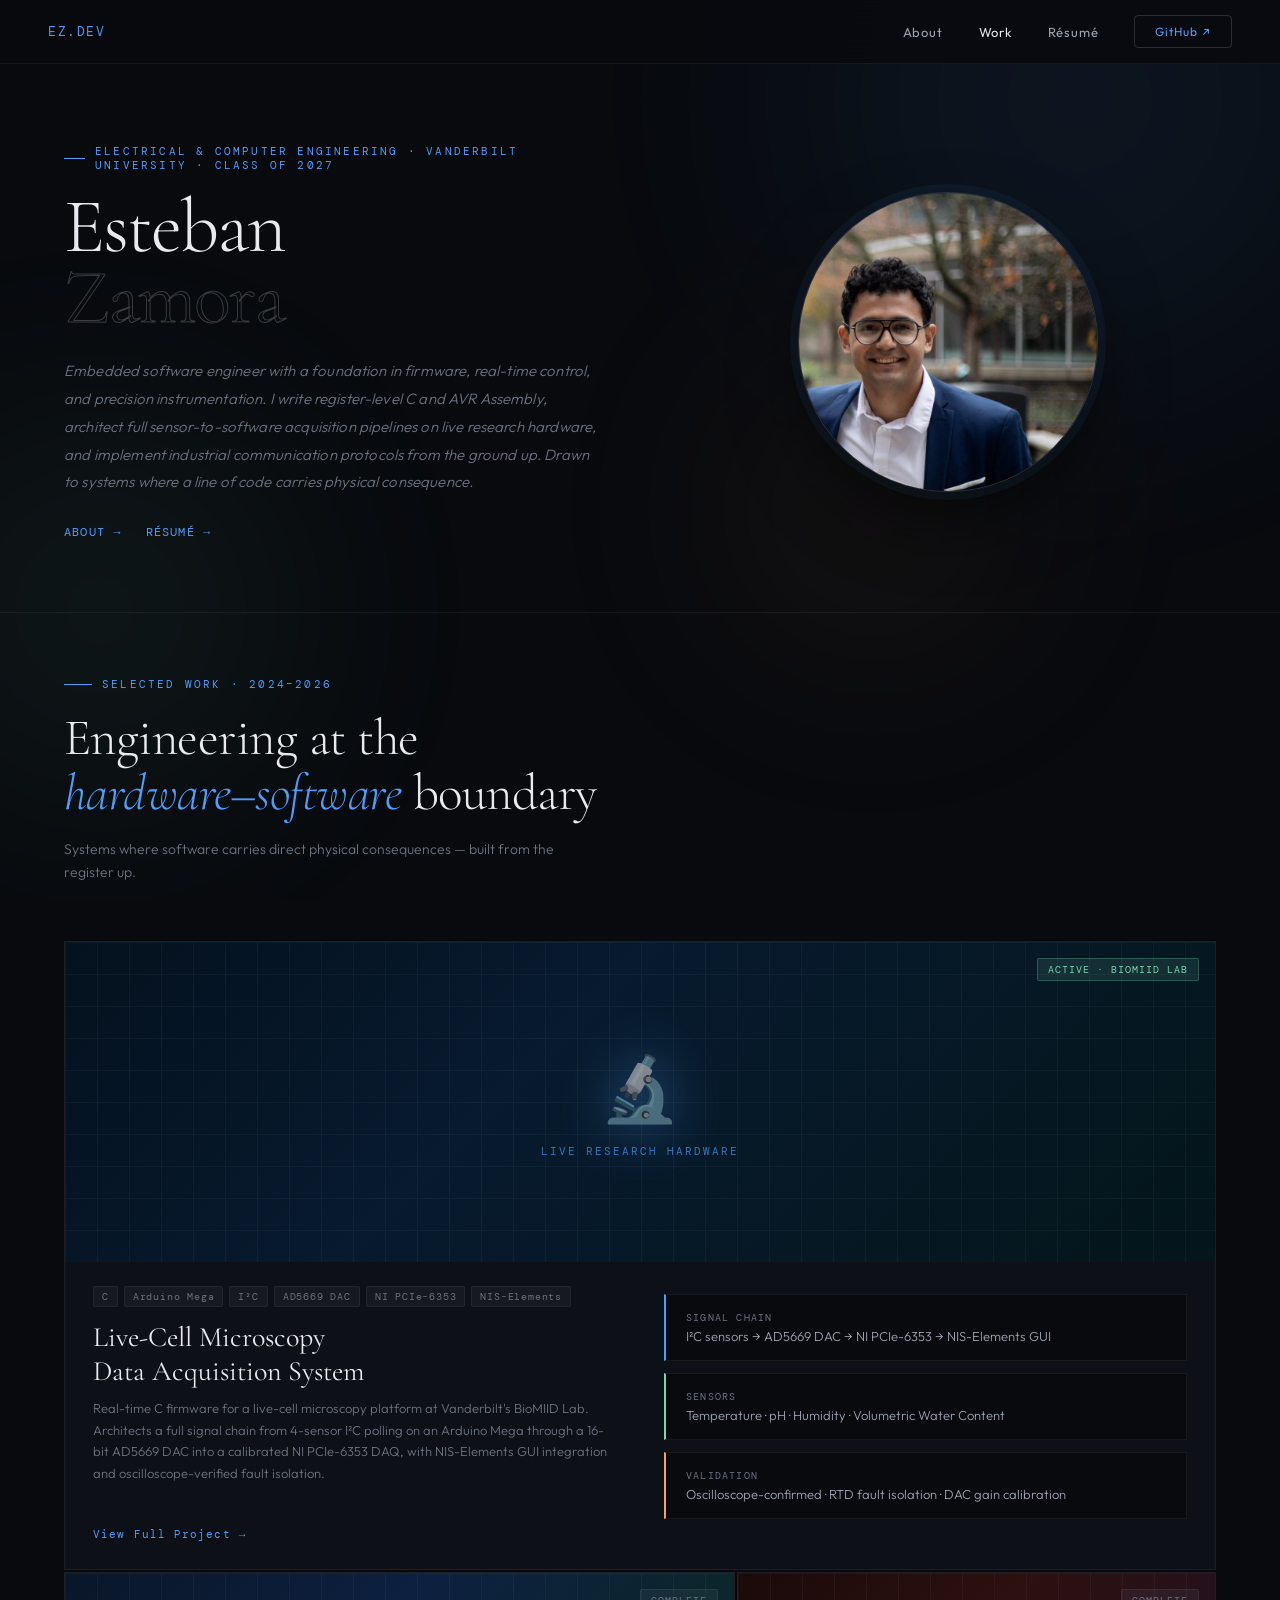
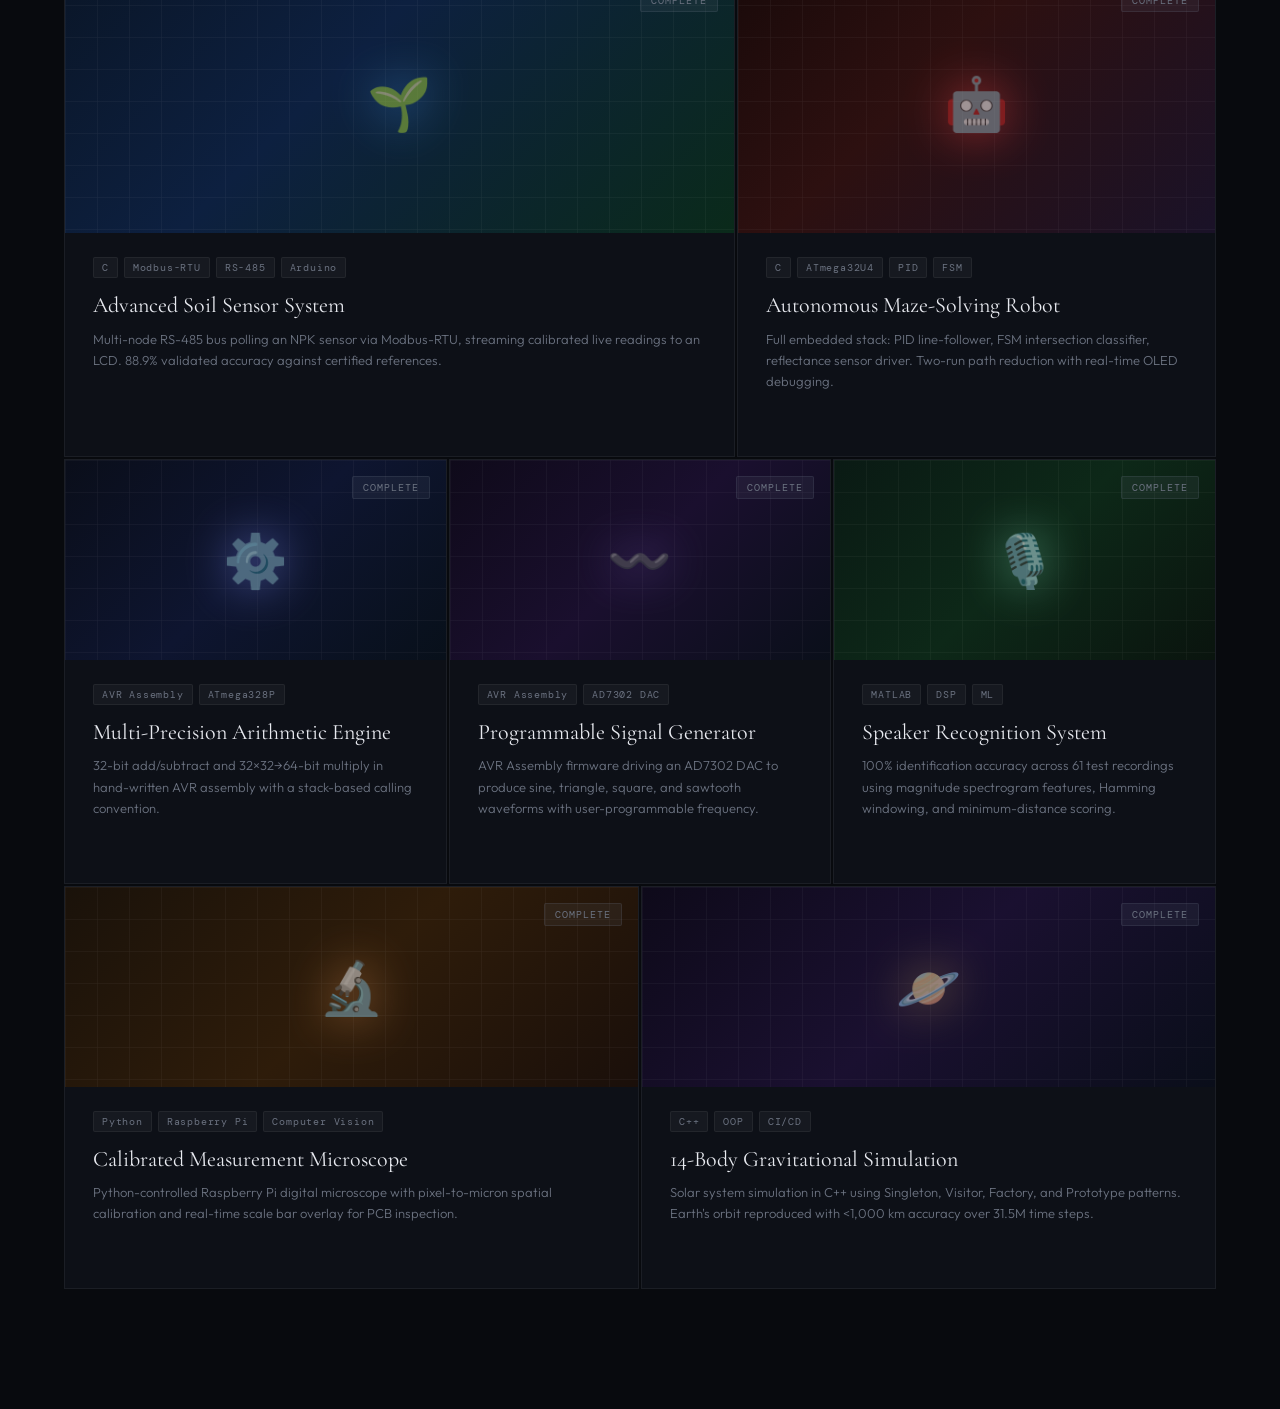
<file: index.html>
<!DOCTYPE html>
<html lang="en">
<head>
<meta charset="UTF-8">
<meta name="viewport" content="width=device-width, initial-scale=1.0">
<title>Esteban Zamora — Work</title>
<link rel="stylesheet" href="style.css">
<style>
  body { padding-top: 64px; }

  .identity {
    display: grid; grid-template-columns: 1fr 1fr;
    align-items: center; gap: 80px;
    padding: 80px 64px 72px;
    max-width: 1400px; margin: 0 auto;
    border-bottom: 1px solid var(--border);
    animation: fadeUp 0.7s ease forwards;
    position: relative; z-index: 1;
  }
  .identity-photo {
    display: flex; justify-content: center; align-items: center;
  }
  .photo-frame {
    width: 300px; height: 300px; border-radius: 50%; overflow: hidden;
    border: 1px solid var(--border-hover);
    box-shadow: 0 0 0 8px rgba(79,156,249,0.06), 0 32px 64px rgba(0,0,0,0.55);
  }
  .photo-frame img {
    width: 100%; height: 100%; object-fit: cover; object-position: center 10%;
    filter: grayscale(10%) contrast(1.05); transition: filter 0.4s;
  }
  .photo-frame:hover img { filter: grayscale(0%) contrast(1); }
  .identity-name {
    font-family: var(--font-display);
    font-size: clamp(52px,6vw,96px); font-weight: 300;
    line-height: 0.92; letter-spacing: -0.025em; margin-bottom: 24px;
  }
  .identity-name span { display: block; }
  .identity-name span:last-child {
    -webkit-text-stroke: 1px rgba(255,255,255,0.2); color: transparent;
  }
  .identity-bio {
    font-size: 15px; font-weight: 300; color: var(--text-muted);
    line-height: 1.85; margin-bottom: 28px;
    font-style: italic; letter-spacing: 0.01em;
  }
  .identity-links { display: flex; gap: 24px; }
  .id-link {
    font-family: var(--font-mono); font-size: 12px; letter-spacing: 0.1em;
    color: var(--accent); text-decoration: none; text-transform: uppercase;
    transition: opacity 0.2s;
  }
  .id-link:hover { opacity: 0.7; }

  .projects-wrap { padding:64px 64px 120px;max-width:1400px;margin:0 auto;position:relative;z-index:1; }
  .projects-header { margin-bottom:56px; }
  .projects-title { font-family:var(--font-display);font-size:clamp(36px,4vw,60px);font-weight:300;line-height:1.08;letter-spacing:-0.01em; }
  .projects-title em { font-style:italic;color:var(--accent); }
  .projects-sub { margin-top:16px;font-size:14px;font-weight:300;color:var(--text-muted);max-width:500px;line-height:1.7; }

  .projects-grid { display:grid;grid-template-columns:repeat(12,1fr);gap:2px; }
  .project-card {
    position:relative;background:var(--surface);border:1px solid var(--border);
    overflow:hidden;cursor:pointer;transition:border-color 0.3s,transform 0.3s;
    animation:fadeUp 0.6s ease forwards;opacity:0;
  }
  .project-card:hover { border-color:var(--border-hover);transform:translateY(-2px);z-index:2; }
  .project-card:nth-child(1){grid-column:span 12;animation-delay:0.02s;}
  .project-card:nth-child(2){grid-column:span 7;animation-delay:0.05s;}
  .project-card:nth-child(3){grid-column:span 5;animation-delay:0.1s;}
  .project-card:nth-child(4){grid-column:span 4;animation-delay:0.15s;}
  .project-card:nth-child(5){grid-column:span 4;animation-delay:0.2s;}
  .project-card:nth-child(6){grid-column:span 4;animation-delay:0.25s;}
  .project-card:nth-child(7){grid-column:span 6;animation-delay:0.3s;}
  .project-card:nth-child(8){grid-column:span 6;animation-delay:0.35s;}

  .card-visual { height:200px;position:relative;overflow:hidden;display:flex;align-items:center;justify-content:center; }
  .project-card:nth-child(1) .card-visual { height:320px; }
  .project-card:nth-child(2) .card-visual,.project-card:nth-child(3) .card-visual { height:260px; }
  .card-visual-bg { position:absolute;inset:0;transition:transform 0.5s ease; }
  .project-card:hover .card-visual-bg { transform:scale(1.04); }
  .card-v1{background:linear-gradient(135deg,#0a1628,#0d2040 40%,#0a2a1a);}
  .card-v2{background:linear-gradient(135deg,#1a0a0a,#2d1010 40%,#1a1228);}
  .card-v3{background:linear-gradient(135deg,#0a0e1a,#0e1530 50%,#08101a);}
  .card-v4{background:linear-gradient(135deg,#0f0a1a,#1a0f2e 50%,#0a0f1a);}
  .card-v5{background:linear-gradient(135deg,#0a1a14,#0d2818 50%,#0a140e);}
  .card-v6{background:linear-gradient(135deg,#1a120a,#2e1c0a 50%,#1a0f0a);}
  .card-v7{background:linear-gradient(135deg,#0e0a1a,#1a1030 50%,#0a0e1a);}
  .card-circuit { position:absolute;inset:0;z-index:1;opacity:0.07;background-image:linear-gradient(rgba(255,255,255,.5)1px,transparent 1px),linear-gradient(90deg,rgba(255,255,255,.5)1px,transparent 1px);background-size:32px 32px;transition:opacity 0.3s; }
  .project-card:hover .card-circuit { opacity:0.12; }
  .card-icon { position:relative;z-index:2;font-size:52px;opacity:0.55;filter:drop-shadow(0 0 24px currentColor);transition:opacity 0.3s,filter 0.3s; }
  .project-card:hover .card-icon { opacity:0.85;filter:drop-shadow(0 0 32px currentColor); }
  .card-status { position:absolute;top:16px;right:16px;z-index:3;font-family:var(--font-mono);font-size:10px;letter-spacing:0.1em;padding:4px 10px;border-radius:2px;text-transform:uppercase; }
  .status-active { background:rgba(125,211,176,0.12);color:var(--accent2);border:1px solid rgba(125,211,176,0.25); }
  .status-complete { background:rgba(107,114,128,0.12);color:var(--text-muted);border:1px solid rgba(107,114,128,0.2); }
  .card-body { padding:24px 28px 28px; }
  .card-tags { display:flex;flex-wrap:wrap;gap:6px;margin-bottom:14px; }
  .card-title { font-family:var(--font-display);font-size:22px;font-weight:400;line-height:1.2;margin-bottom:10px;transition:color 0.2s; }
  .project-card:hover .card-title { color:var(--accent); }
  .card-desc { font-size:13px;font-weight:300;color:var(--text-muted);line-height:1.65; }
  .card-arrow { display:inline-flex;align-items:center;gap:8px;margin-top:20px;font-family:var(--font-mono);font-size:11px;letter-spacing:0.1em;color:var(--accent);opacity:0;transform:translateX(-8px);transition:opacity 0.2s,transform 0.2s; }
  .project-card:hover .card-arrow { opacity:1;transform:translateX(0); }

  @media(max-width:900px){
    .identity{grid-template-columns:1fr;padding:48px 24px 40px;}
    .identity-cards{flex-direction:row;flex-wrap:wrap;}
    .projects-wrap{padding:48px 24px 80px;}
    .projects-grid{grid-template-columns:1fr 1fr;}
    .project-card:nth-child(n){grid-column:span 1;}
    .project-card:nth-child(1){grid-column:span 2;}
  }
</style>
</head>
<body>
<div class="bg-art"><div class="orb orb-1"></div><div class="orb orb-2"></div><div class="orb orb-3"></div></div>
<div class="progress-bar" id="progressBar"></div>

<nav>
  <a class="nav-logo" href="index.html">EZ.DEV</a>
  <div class="nav-links">
    <a href="about.html">About</a>
    <a href="index.html" class="active">Work</a>
    <a href="resume.pdf" target="_blank">Résumé</a>
    <a href="https://github.com/esteban-zamora" target="_blank" class="nav-cta">GitHub ↗</a>
  </div>
</nav>

<div class="identity">
  <div class="identity-text">
    <div class="eyebrow" style="margin-bottom:20px;">Electrical & Computer Engineering · Vanderbilt University · Class of 2027</div>
    <h1 class="identity-name"><span>Esteban</span><span>Zamora</span></h1>
    <p class="identity-bio">
      Embedded software engineer with a foundation in firmware, real-time control, and precision instrumentation. I write register-level C and AVR Assembly, architect full sensor-to-software acquisition pipelines on live research hardware, and implement industrial communication protocols from the ground up. Drawn to systems where a line of code carries physical consequence.
    </p>
    <div class="identity-links">
      <a href="about.html" class="id-link">About →</a>
      <a href="resume.pdf" target="_blank" class="id-link">Résumé →</a>
    </div>
  </div>
  <div class="identity-photo">
    <div class="photo-frame">
      <img src="esteban.jpg" alt="Esteban Zamora" />
    </div>
  </div>
</div>

<div class="projects-wrap">
  <div class="projects-header">
    <div class="eyebrow">Selected Work · 2024–2026</div>
    <h2 class="projects-title">Engineering at the<br><em>hardware–software</em> boundary</h2>
    <p class="projects-sub">Systems where software carries direct physical consequences — built from the register up.</p>
  </div>
  <div class="projects-grid">
    <div class="project-card biomiid-card" onclick="location.href='project-biomiid.html'">
      <div class="card-visual">
        <div class="card-visual-bg" style="background:linear-gradient(135deg,#04111e 0%,#071a2e 40%,#04161a 100%);"></div>
        <div class="card-circuit"></div>
        <div style="position:relative;z-index:2;display:flex;flex-direction:column;align-items:center;gap:16px;">
          <div style="font-size:64px;opacity:0.55;filter:drop-shadow(0 0 28px #4f9cf9);">🔬</div>
          <div style="font-family:var(--font-mono);font-size:11px;letter-spacing:0.18em;color:rgba(79,156,249,0.7);text-transform:uppercase;">Live Research Hardware</div>
        </div>
        <span class="card-status status-active">Active · BioMIID Lab</span>
      </div>
      <div class="card-body" style="display:grid;grid-template-columns:1fr 1fr;gap:0 48px;">
        <div>
          <div class="card-tags"><span class="tag">C</span><span class="tag">Arduino Mega</span><span class="tag">I²C</span><span class="tag">AD5669 DAC</span><span class="tag">NI PCIe-6353</span><span class="tag">NIS-Elements</span></div>
          <div class="card-title" style="font-size:28px;">Live-Cell Microscopy<br>Data Acquisition System</div>
          <div class="card-desc">Real-time C firmware for a live-cell microscopy platform at Vanderbilt's BioMIID Lab. Architects a full signal chain from 4-sensor I²C polling on an Arduino Mega through a 16-bit AD5669 DAC into a calibrated NI PCIe-6353 DAQ, with NIS-Elements GUI integration and oscilloscope-verified fault isolation.</div>
        </div>
        <div style="display:flex;flex-direction:column;justify-content:center;gap:12px;padding-top:8px;">
          <div style="padding:16px 20px;background:var(--bg);border:1px solid var(--border);border-left:2px solid var(--accent);">
            <div style="font-family:var(--font-mono);font-size:10px;letter-spacing:0.12em;color:var(--text-muted);text-transform:uppercase;margin-bottom:4px;">Signal Chain</div>
            <div style="font-size:13px;font-weight:300;color:var(--text-dim);">I²C sensors → AD5669 DAC → NI PCIe-6353 → NIS-Elements GUI</div>
          </div>
          <div style="padding:16px 20px;background:var(--bg);border:1px solid var(--border);border-left:2px solid var(--accent2);">
            <div style="font-family:var(--font-mono);font-size:10px;letter-spacing:0.12em;color:var(--text-muted);text-transform:uppercase;margin-bottom:4px;">Sensors</div>
            <div style="font-size:13px;font-weight:300;color:var(--text-dim);">Temperature · pH · Humidity · Volumetric Water Content</div>
          </div>
          <div style="padding:16px 20px;background:var(--bg);border:1px solid var(--border);border-left:2px solid var(--accent3);">
            <div style="font-family:var(--font-mono);font-size:10px;letter-spacing:0.12em;color:var(--text-muted);text-transform:uppercase;margin-bottom:4px;">Validation</div>
            <div style="font-size:13px;font-weight:300;color:var(--text-dim);">Oscilloscope-confirmed · RTD fault isolation · DAC gain calibration</div>
          </div>
        </div>
        <div class="card-arrow" style="opacity:1;transform:none;margin-top:8px;">View Full Project →</div>
      </div>
    </div>

    <div class="project-card" onclick="location.href='project-soil.html'">
      <div class="card-visual"><div class="card-visual-bg card-v1"></div><div class="card-circuit"></div><div class="card-icon" style="color:#4f9cf9;">🌱</div><span class="card-status status-complete">Complete</span></div>
      <div class="card-body"><div class="card-tags"><span class="tag">C</span><span class="tag">Modbus-RTU</span><span class="tag">RS-485</span><span class="tag">Arduino</span></div><div class="card-title">Advanced Soil Sensor System</div><div class="card-desc">Multi-node RS-485 bus polling an NPK sensor via Modbus-RTU, streaming calibrated live readings to an LCD. 88.9% validated accuracy against certified references.</div><div class="card-arrow">View Project →</div></div>
    </div>
    <div class="project-card" onclick="location.href='project-maze.html'">
      <div class="card-visual"><div class="card-visual-bg card-v2"></div><div class="card-circuit"></div><div class="card-icon" style="color:#ef4444;">🤖</div><span class="card-status status-complete">Complete</span></div>
      <div class="card-body"><div class="card-tags"><span class="tag">C</span><span class="tag">ATmega32U4</span><span class="tag">PID</span><span class="tag">FSM</span></div><div class="card-title">Autonomous Maze-Solving Robot</div><div class="card-desc">Full embedded stack: PID line-follower, FSM intersection classifier, reflectance sensor driver. Two-run path reduction with real-time OLED debugging.</div><div class="card-arrow">View Project →</div></div>
    </div>
    <div class="project-card" onclick="location.href='project-avr.html'">
      <div class="card-visual"><div class="card-visual-bg card-v3"></div><div class="card-circuit"></div><div class="card-icon" style="color:#818cf8;">⚙️</div><span class="card-status status-complete">Complete</span></div>
      <div class="card-body"><div class="card-tags"><span class="tag">AVR Assembly</span><span class="tag">ATmega328P</span></div><div class="card-title">Multi-Precision Arithmetic Engine</div><div class="card-desc">32-bit add/subtract and 32×32→64-bit multiply in hand-written AVR assembly with a stack-based calling convention.</div><div class="card-arrow">View Project →</div></div>
    </div>
    <div class="project-card" onclick="location.href='project-signal.html'">
      <div class="card-visual"><div class="card-visual-bg card-v4"></div><div class="card-circuit"></div><div class="card-icon" style="color:#a78bfa;">〰️</div><span class="card-status status-complete">Complete</span></div>
      <div class="card-body"><div class="card-tags"><span class="tag">AVR Assembly</span><span class="tag">AD7302 DAC</span></div><div class="card-title">Programmable Signal Generator</div><div class="card-desc">AVR Assembly firmware driving an AD7302 DAC to produce sine, triangle, square, and sawtooth waveforms with user-programmable frequency.</div><div class="card-arrow">View Project →</div></div>
    </div>
    <div class="project-card" onclick="location.href='project-speaker.html'">
      <div class="card-visual"><div class="card-visual-bg card-v5"></div><div class="card-circuit"></div><div class="card-icon" style="color:#7dd3b0;">🎙️</div><span class="card-status status-complete">Complete</span></div>
      <div class="card-body"><div class="card-tags"><span class="tag">MATLAB</span><span class="tag">DSP</span><span class="tag">ML</span></div><div class="card-title">Speaker Recognition System</div><div class="card-desc">100% identification accuracy across 61 test recordings using magnitude spectrogram features, Hamming windowing, and minimum-distance scoring.</div><div class="card-arrow">View Project →</div></div>
    </div>
    <div class="project-card" onclick="location.href='project-microscope.html'">
      <div class="card-visual"><div class="card-visual-bg card-v6"></div><div class="card-circuit"></div><div class="card-icon" style="color:#f4a261;">🔬</div><span class="card-status status-complete">Complete</span></div>
      <div class="card-body"><div class="card-tags"><span class="tag">Python</span><span class="tag">Raspberry Pi</span><span class="tag">Computer Vision</span></div><div class="card-title">Calibrated Measurement Microscope</div><div class="card-desc">Python-controlled Raspberry Pi digital microscope with pixel-to-micron spatial calibration and real-time scale bar overlay for PCB inspection.</div><div class="card-arrow">View Project →</div></div>
    </div>
    <div class="project-card" onclick="location.href='project-gravity.html'">
      <div class="card-visual"><div class="card-visual-bg card-v7"></div><div class="card-circuit"></div><div class="card-icon" style="color:#c9a84c;">🪐</div><span class="card-status status-complete">Complete</span></div>
      <div class="card-body"><div class="card-tags"><span class="tag">C++</span><span class="tag">OOP</span><span class="tag">CI/CD</span></div><div class="card-title">14-Body Gravitational Simulation</div><div class="card-desc">Solar system simulation in C++ using Singleton, Visitor, Factory, and Prototype patterns. Earth's orbit reproduced with &lt;1,000 km accuracy over 31.5M time steps.</div><div class="card-arrow">View Project →</div></div>
    </div>
  </div>
</div>

<script>
window.addEventListener('scroll',()=>{
  const p=document.getElementById('progressBar');
  p.style.width=Math.min((window.scrollY/(document.body.scrollHeight-window.innerHeight))*100,100)+'%';
});
</script>
</body>
</html>
</file>
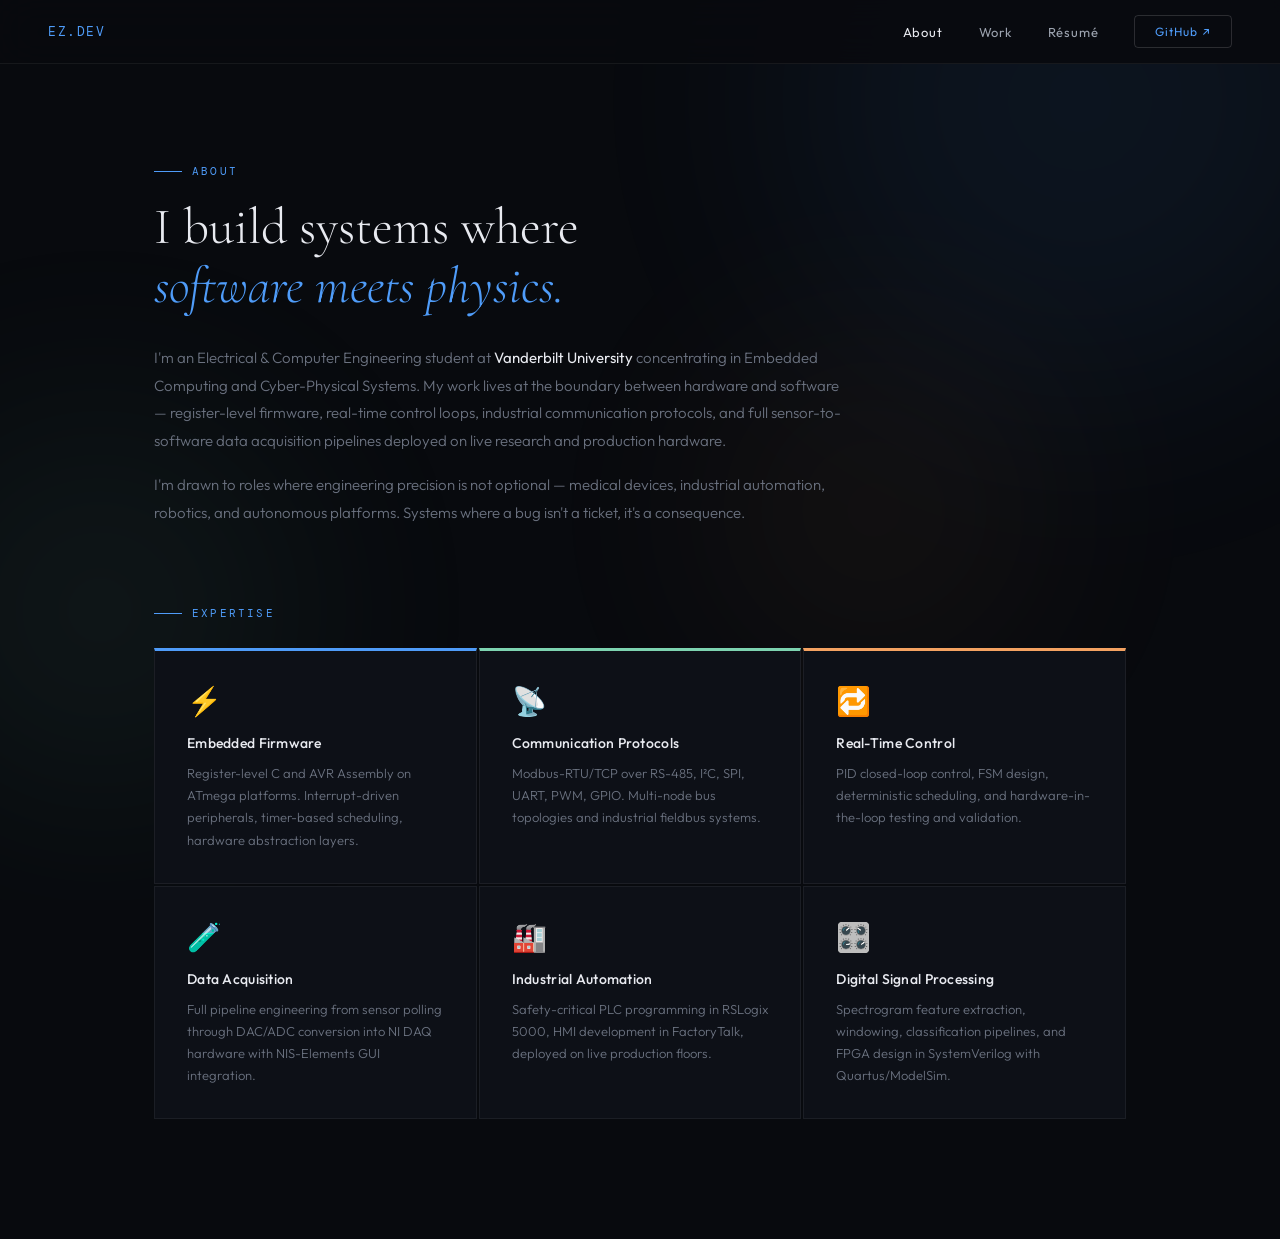
<file: About.html>
<!DOCTYPE html>
<html lang="en">
<head>
<meta charset="UTF-8">
<meta name="viewport" content="width=device-width, initial-scale=1.0">
<title>Esteban Zamora — About</title>
<link rel="stylesheet" href="style.css">
<style>
  body { padding-top: 64px; }
  .about-wrap { max-width:1100px;margin:0 auto;padding:100px 64px 120px;position:relative;z-index:1; }

  .bio-section { margin-bottom:80px;animation:fadeUp 0.7s ease forwards; }
  .about-headline { font-family:var(--font-display);font-size:clamp(32px,4vw,56px);font-weight:300;line-height:1.15;margin-bottom:28px; }
  .about-headline em { font-style:italic;color:var(--accent); }
  .about-p { font-size:15px;font-weight:300;color:var(--text-muted);max-width:700px;line-height:1.85;margin-bottom:16px; }
  .about-p strong { color:var(--text);font-weight:400; }

  .expertise-section { margin-bottom:0;animation:fadeUp 0.8s ease 0.1s forwards;opacity:0; }
  .expertise-grid { display:grid;grid-template-columns:repeat(3,1fr);gap:2px; }
  .expertise-card { padding:32px;background:var(--surface);border:1px solid var(--border); }
  .expertise-icon { font-size:28px;margin-bottom:16px; }
  .expertise-title { font-size:14px;font-weight:500;margin-bottom:10px;letter-spacing:0.02em; }
  .expertise-desc { font-size:13px;font-weight:300;color:var(--text-muted);line-height:1.7; }

  @media(max-width:900px){
    .about-wrap{padding:60px 24px 80px;}
    .expertise-grid{grid-template-columns:1fr 1fr;}
  }
  @media(max-width:600px){
    .expertise-grid{grid-template-columns:1fr;}
  }
</style>
</head>
<body>
<div class="bg-art"><div class="orb orb-1"></div><div class="orb orb-2"></div><div class="orb orb-3"></div></div>
<div class="progress-bar" id="progressBar"></div>

<nav>
  <a class="nav-logo" href="index.html">EZ.DEV</a>
  <div class="nav-links">
    <a href="about.html" class="active">About</a>
    <a href="index.html">Work</a>
    <a href="resume.pdf" target="_blank">Résumé</a>
    <a href="https://github.com/esteban-zamora" target="_blank" class="nav-cta">GitHub ↗</a>
  </div>
</nav>

<div class="about-wrap">

  <div class="bio-section">
    <div class="eyebrow">About</div>
    <h1 class="about-headline">I build systems where<br><em>software meets physics.</em></h1>
    <p class="about-p">I'm an Electrical &amp; Computer Engineering student at <strong>Vanderbilt University</strong> concentrating in Embedded Computing and Cyber-Physical Systems. My work lives at the boundary between hardware and software — register-level firmware, real-time control loops, industrial communication protocols, and full sensor-to-software data acquisition pipelines deployed on live research and production hardware.</p>
    <p class="about-p">I'm drawn to roles where engineering precision is not optional — medical devices, industrial automation, robotics, and autonomous platforms. Systems where a bug isn't a ticket, it's a consequence.</p>
  </div>

  <div class="expertise-section">
    <div class="eyebrow" style="margin-bottom:28px;">Expertise</div>
    <div class="expertise-grid">
      <div class="expertise-card" style="border-top:3px solid var(--accent);">
        <div class="expertise-icon">⚡</div>
        <div class="expertise-title">Embedded Firmware</div>
        <div class="expertise-desc">Register-level C and AVR Assembly on ATmega platforms. Interrupt-driven peripherals, timer-based scheduling, hardware abstraction layers.</div>
      </div>
      <div class="expertise-card" style="border-top:3px solid var(--accent2);">
        <div class="expertise-icon">📡</div>
        <div class="expertise-title">Communication Protocols</div>
        <div class="expertise-desc">Modbus-RTU/TCP over RS-485, I²C, SPI, UART, PWM, GPIO. Multi-node bus topologies and industrial fieldbus systems.</div>
      </div>
      <div class="expertise-card" style="border-top:3px solid var(--accent3);">
        <div class="expertise-icon">🔁</div>
        <div class="expertise-title">Real-Time Control</div>
        <div class="expertise-desc">PID closed-loop control, FSM design, deterministic scheduling, and hardware-in-the-loop testing and validation.</div>
      </div>
      <div class="expertise-card">
        <div class="expertise-icon">🧪</div>
        <div class="expertise-title">Data Acquisition</div>
        <div class="expertise-desc">Full pipeline engineering from sensor polling through DAC/ADC conversion into NI DAQ hardware with NIS-Elements GUI integration.</div>
      </div>
      <div class="expertise-card">
        <div class="expertise-icon">🏭</div>
        <div class="expertise-title">Industrial Automation</div>
        <div class="expertise-desc">Safety-critical PLC programming in RSLogix 5000, HMI development in FactoryTalk, deployed on live production floors.</div>
      </div>
      <div class="expertise-card">
        <div class="expertise-icon">🎛️</div>
        <div class="expertise-title">Digital Signal Processing</div>
        <div class="expertise-desc">Spectrogram feature extraction, windowing, classification pipelines, and FPGA design in SystemVerilog with Quartus/ModelSim.</div>
      </div>
    </div>
  </div>

</div>

<script>
window.addEventListener('scroll',()=>{
  const p=document.getElementById('progressBar');
  p.style.width=Math.min((window.scrollY/(document.body.scrollHeight-window.innerHeight))*100,100)+'%';
});
</script>
</body>
</html>
</file>
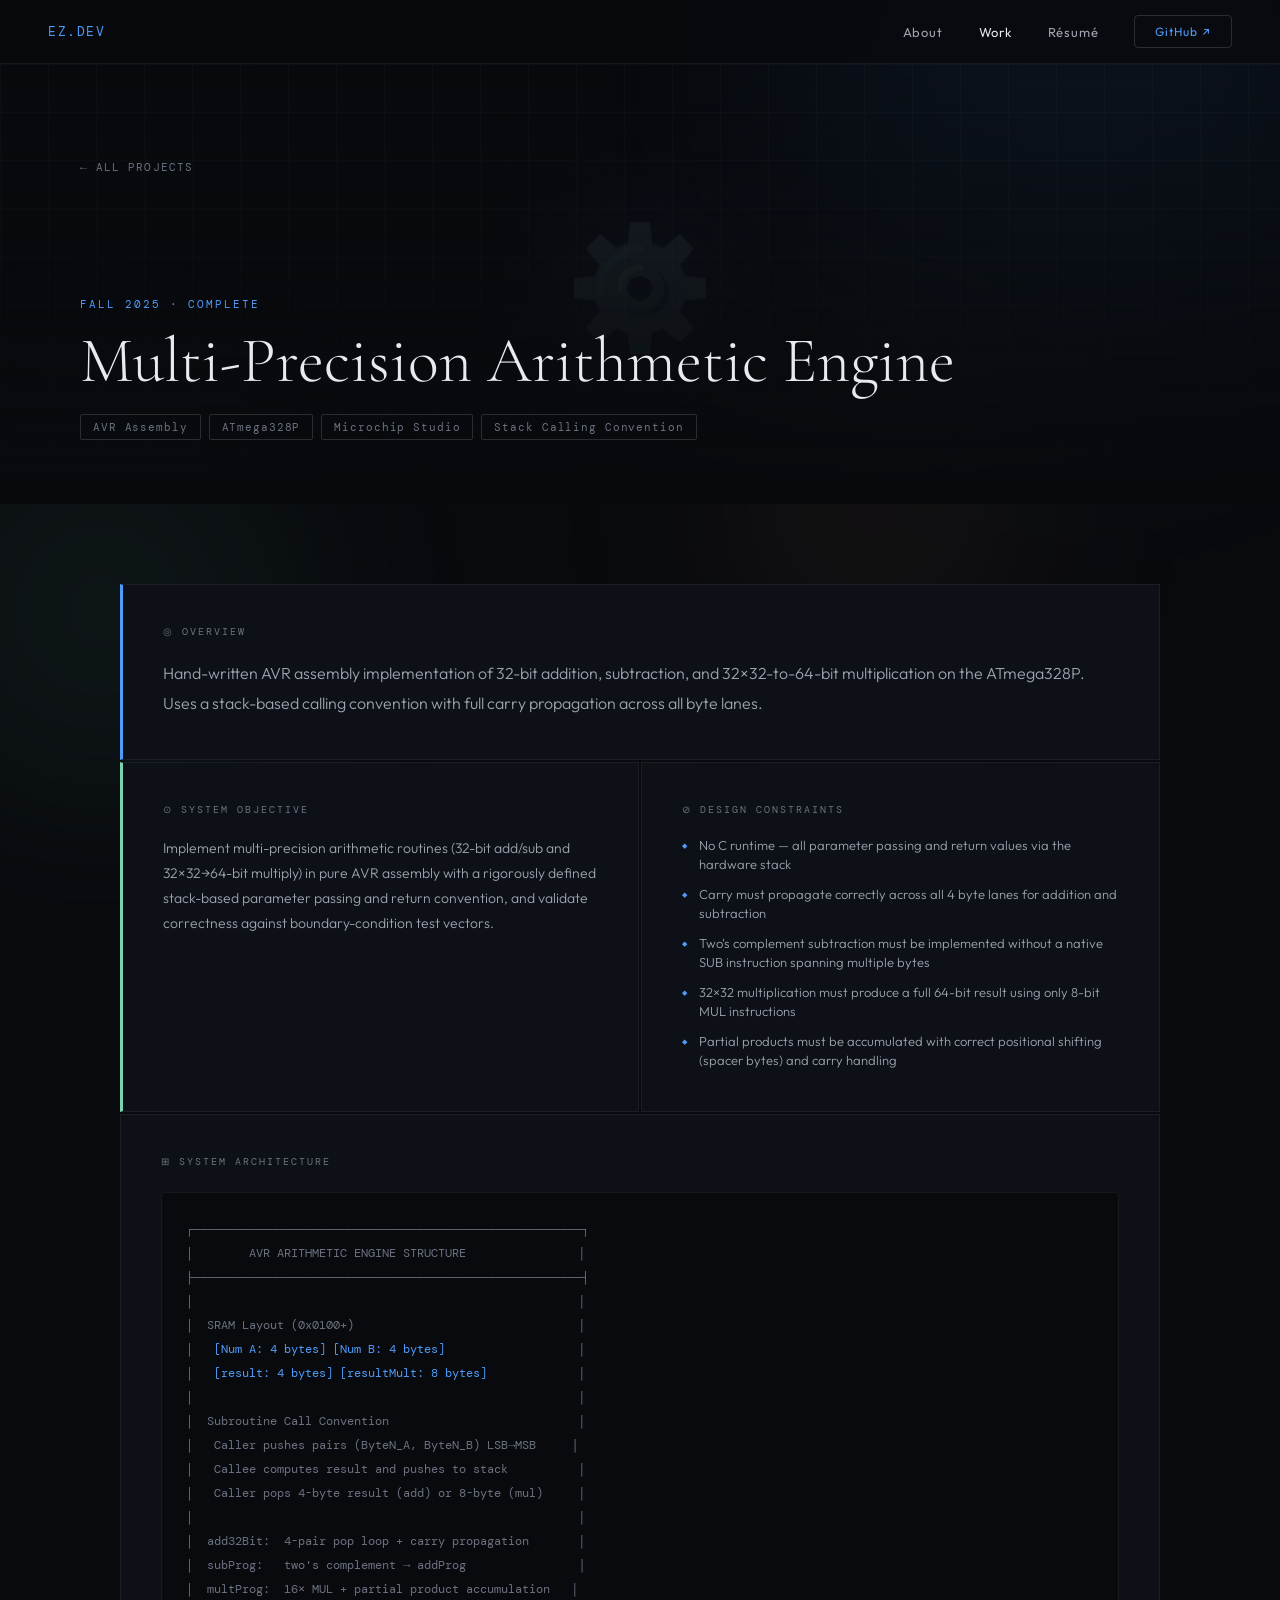
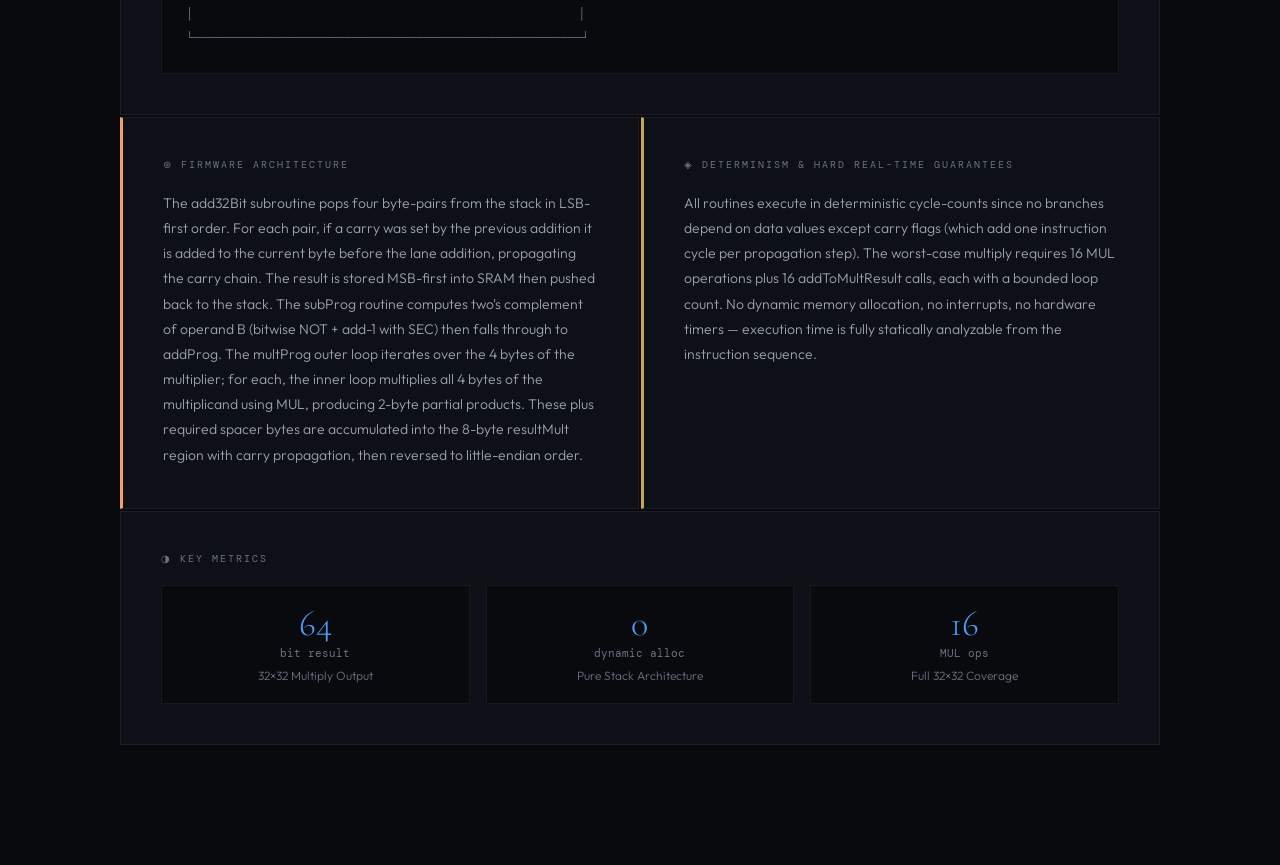
<file: Project avr.html>
<!DOCTYPE html>
<html lang="en">
<head>
<meta charset="UTF-8">
<meta name="viewport" content="width=device-width, initial-scale=1.0">
<title>Esteban Zamora — Multi-Precision Arithmetic Engine</title>
<link rel="stylesheet" href="style.css">
<link rel="stylesheet" href="project-detail.css">
</head>
<body>
<div class="bg-art"><div class="orb orb-1"></div><div class="orb orb-2"></div><div class="orb orb-3"></div></div>
<div class="progress-bar" id="progressBar"></div>
<nav>
  <a class="nav-logo" href="index.html">EZ.DEV</a>
  <div class="nav-links">
    <a href="about.html">About</a>
    <a href="index.html" class="active">Work</a>
    <a href="resume.pdf" target="_blank">Résumé</a>
    <a href="https://github.com/esteban-zamora" target="_blank" class="nav-cta">GitHub ↗</a>
  </div>
</nav>
<div class="detail-hero">
  <div class="detail-hero-bg card-v3">
    <div style="position:absolute;inset:0;display:flex;align-items:center;justify-content:center;font-size:120px;opacity:0.18;filter:drop-shadow(0 0 60px #818cf8)">⚙️</div>
    <div style="position:absolute;inset:0;opacity:0.05;background-image:linear-gradient(rgba(255,255,255,.5)1px,transparent 1px),linear-gradient(90deg,rgba(255,255,255,.5)1px,transparent 1px);background-size:48px 48px;"></div>
  </div>
  <div class="detail-hero-overlay"></div>
  <a class="detail-back" href="index.html">← All Projects</a>
  <div class="detail-hero-content">
    <div class="detail-eyebrow">Fall 2025 · Complete</div>
    <h1 class="detail-title">Multi-Precision Arithmetic Engine</h1>
    <div class="detail-tags"><span class="detail-tag">AVR Assembly</span><span class="detail-tag">ATmega328P</span><span class="detail-tag">Microchip Studio</span><span class="detail-tag">Stack Calling Convention</span></div>
  </div>
</div>
<div class="detail-body">
  <div class="detail-grid">
    <div class="detail-section full ab">
      <div class="slabel">◎ Overview</div>
      <p class="stext" style="font-size:16px;line-height:1.9;">Hand-written AVR assembly implementation of 32-bit addition, subtraction, and 32×32-to-64-bit multiplication on the ATmega328P. Uses a stack-based calling convention with full carry propagation across all byte lanes.</p>
    </div>
  </div>
  <div style="margin-top:2px;" class="detail-grid">
    <div class="detail-section ab2">
      <div class="slabel">⊙ System Objective</div>
      <p class="stext">Implement multi-precision arithmetic routines (32-bit add/sub and 32×32→64-bit multiply) in pure AVR assembly with a rigorously defined stack-based parameter passing and return convention, and validate correctness against boundary-condition test vectors.</p>
    </div>
    <div class="detail-section">
      <div class="slabel">⊘ Design Constraints</div>
      <div class="spec-list"><div class="spec-item">No C runtime — all parameter passing and return values via the hardware stack</div><div class="spec-item">Carry must propagate correctly across all 4 byte lanes for addition and subtraction</div><div class="spec-item">Two's complement subtraction must be implemented without a native SUB instruction spanning multiple bytes</div><div class="spec-item">32×32 multiplication must produce a full 64-bit result using only 8-bit MUL instructions</div><div class="spec-item">Partial products must be accumulated with correct positional shifting (spacer bytes) and carry handling</div></div>
    </div>
  </div>
  <div style="margin-top:2px;">
    <div class="detail-section full">
      <div class="slabel">⊞ System Architecture</div>
      <div class="arch-diagram">┌──────────────────────────────────────────────────────┐
│        AVR ARITHMETIC ENGINE STRUCTURE                │
├──────────────────────────────────────────────────────┤
│                                                       │
│  SRAM Layout (0x0100+)                                │
│   <span class="ah">[Num A: 4 bytes]</span> <span class="ah">[Num B: 4 bytes]</span>                   │
│   <span class="ah">[result: 4 bytes]</span> <span class="ah">[resultMult: 8 bytes]</span>             │
│                                                       │
│  Subroutine Call Convention                           │
│   Caller pushes pairs (ByteN_A, ByteN_B) LSB→MSB     │
│   Callee computes result and pushes to stack          │
│   Caller pops 4-byte result (add) or 8-byte (mul)     │
│                                                       │
│  add32Bit:  4-pair pop loop + carry propagation       │
│  subProg:   two's complement → addProg                │
│  multProg:  16× MUL + partial product accumulation   │
│                                                       │
└──────────────────────────────────────────────────────┘</div>
    </div>
  </div>
  <div style="margin-top:2px;" class="detail-grid">
    <div class="detail-section ab3">
      <div class="slabel">⊛ Firmware Architecture</div>
      <p class="stext">The add32Bit subroutine pops four byte-pairs from the stack in LSB-first order. For each pair, if a carry was set by the previous addition it is added to the current byte before the lane addition, propagating the carry chain. The result is stored MSB-first into SRAM then pushed back to the stack. The subProg routine computes two's complement of operand B (bitwise NOT + add-1 with SEC) then falls through to addProg. The multProg outer loop iterates over the 4 bytes of the multiplier; for each, the inner loop multiplies all 4 bytes of the multiplicand using MUL, producing 2-byte partial products. These plus required spacer bytes are accumulated into the 8-byte resultMult region with carry propagation, then reversed to little-endian order.</p>
    </div>
    <div class="detail-section abg">
      <div class="slabel">◈ Determinism &amp; Hard Real-Time Guarantees</div>
      <p class="stext">All routines execute in deterministic cycle-counts since no branches depend on data values except carry flags (which add one instruction cycle per propagation step). The worst-case multiply requires 16 MUL operations plus 16 addToMultResult calls, each with a bounded loop count. No dynamic memory allocation, no interrupts, no hardware timers — execution time is fully statically analyzable from the instruction sequence.</p>
    </div>
  </div>
  <div style="margin-top:2px;">
    <div class="detail-section full">
      <div class="slabel">◑ Key Metrics</div>
      <div class="metric-grid"><div class="metric-card">
      <div class="metric-val">64</div>
      <div class="metric-unit">bit result</div>
      <div class="metric-desc">32×32 Multiply Output</div>
    </div><div class="metric-card">
      <div class="metric-val">0</div>
      <div class="metric-unit">dynamic alloc</div>
      <div class="metric-desc">Pure Stack Architecture</div>
    </div><div class="metric-card">
      <div class="metric-val">16</div>
      <div class="metric-unit">MUL ops</div>
      <div class="metric-desc">Full 32×32 Coverage</div>
    </div></div>
    </div>
  </div>
</div>
<script>
window.addEventListener('scroll',()=>{
  const p=document.getElementById('progressBar');
  p.style.width=Math.min((window.scrollY/(document.body.scrollHeight-window.innerHeight))*100,100)+'%';
});
</script>
</body>
</html>
</file>
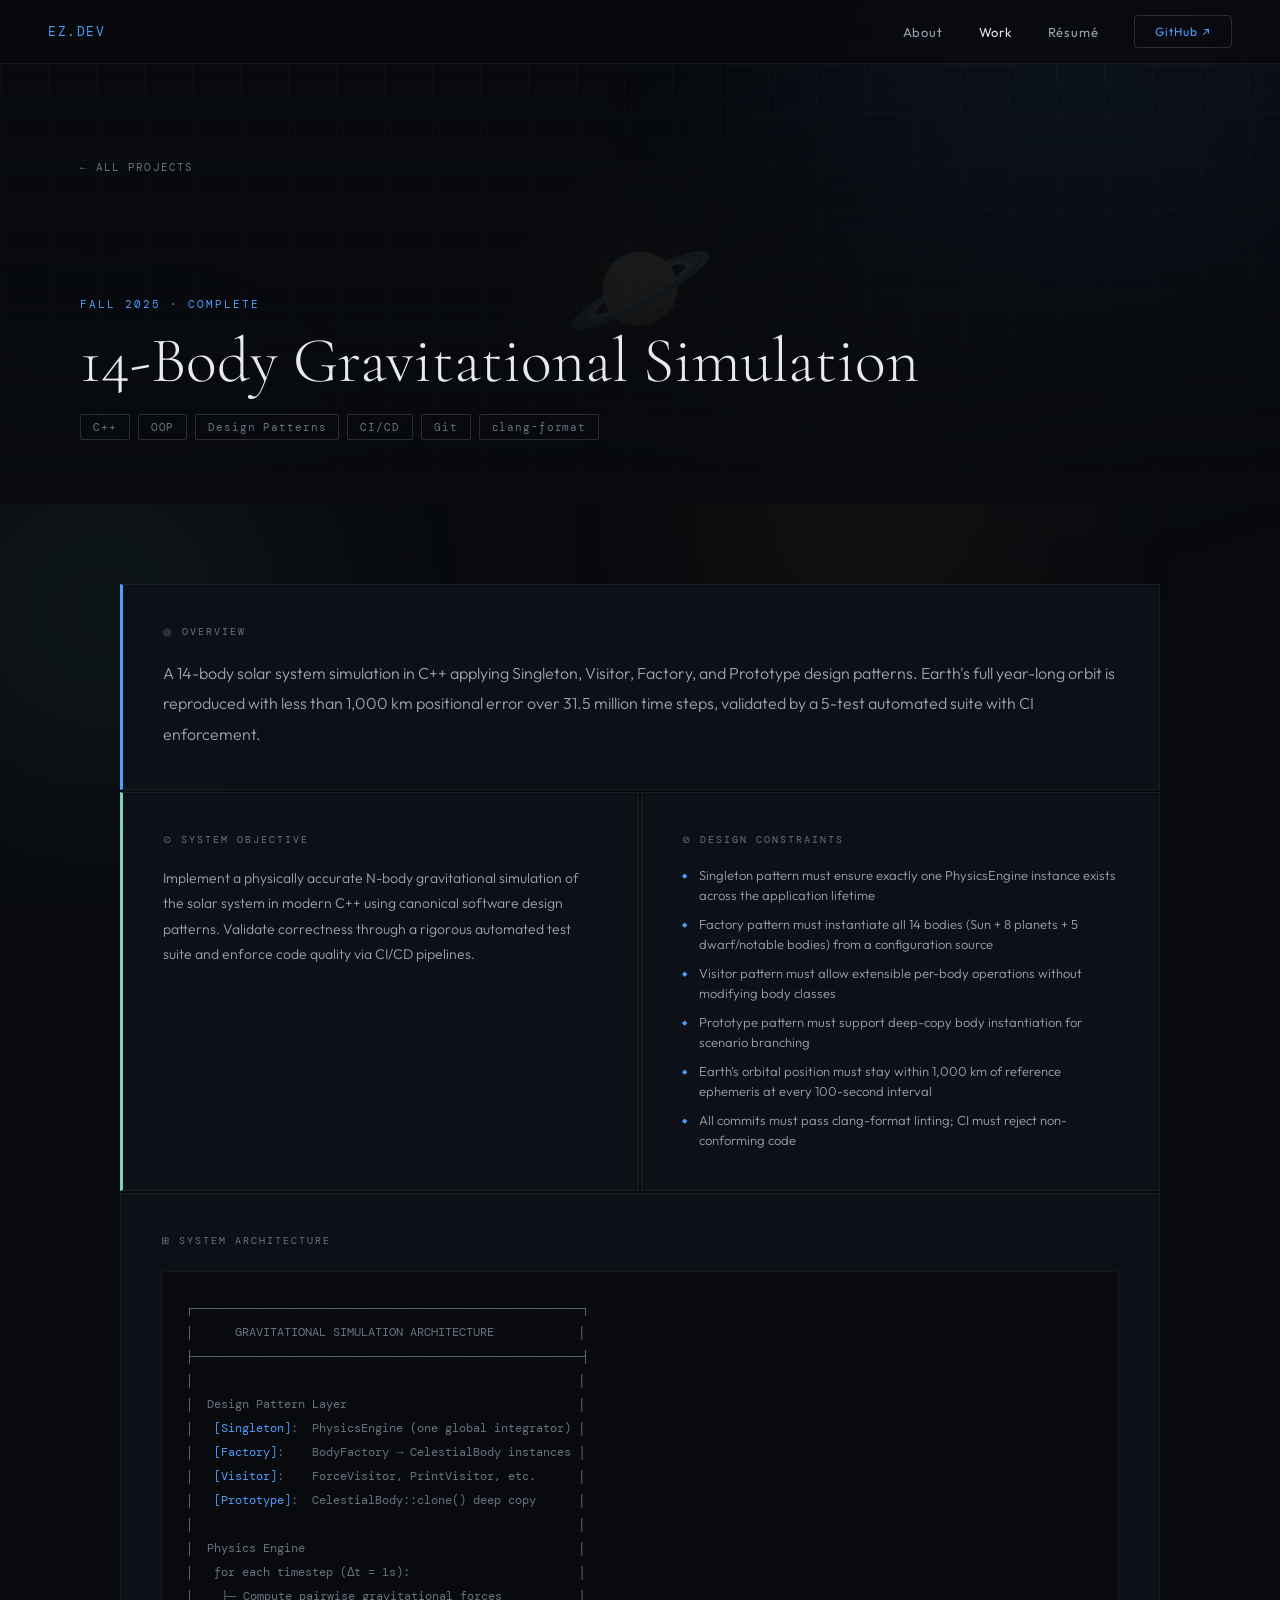
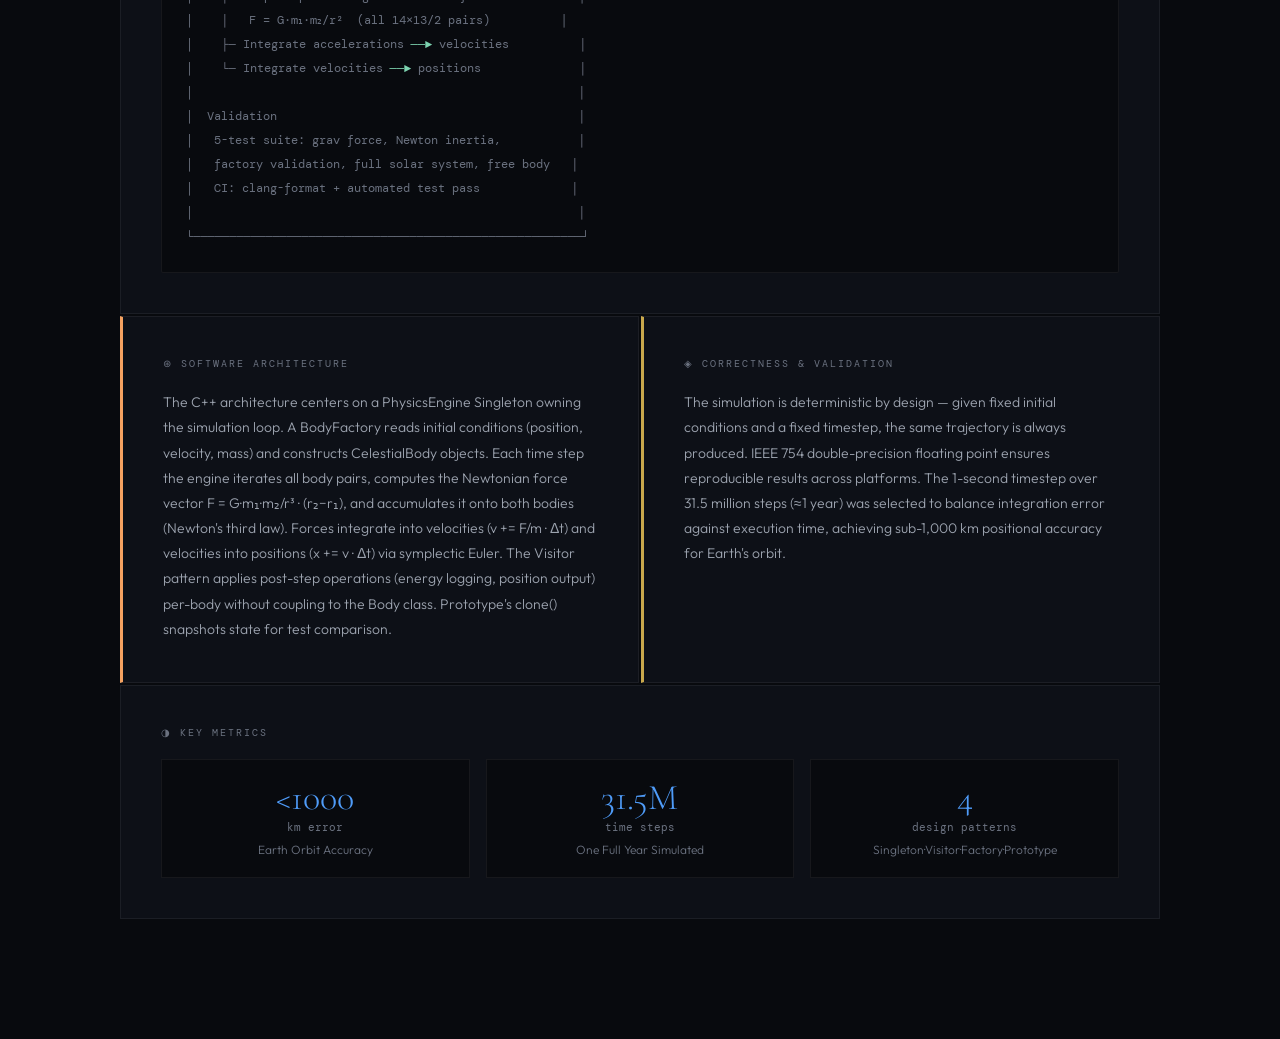
<file: Project gravity.html>
<!DOCTYPE html>
<html lang="en">
<head>
<meta charset="UTF-8">
<meta name="viewport" content="width=device-width, initial-scale=1.0">
<title>Esteban Zamora — 14-Body Gravitational Simulation</title>
<link rel="stylesheet" href="style.css">
<link rel="stylesheet" href="project-detail.css">
</head>
<body>
<div class="bg-art"><div class="orb orb-1"></div><div class="orb orb-2"></div><div class="orb orb-3"></div></div>
<div class="progress-bar" id="progressBar"></div>
<nav>
  <a class="nav-logo" href="index.html">EZ.DEV</a>
  <div class="nav-links">
    <a href="about.html">About</a>
    <a href="index.html" class="active">Work</a>
    <a href="resume.pdf" target="_blank">Résumé</a>
    <a href="https://github.com/esteban-zamora" target="_blank" class="nav-cta">GitHub ↗</a>
  </div>
</nav>
<div class="detail-hero">
  <div class="detail-hero-bg card-v7">
    <div style="position:absolute;inset:0;display:flex;align-items:center;justify-content:center;font-size:120px;opacity:0.18;filter:drop-shadow(0 0 60px #c9a84c)">🪐</div>
    <div style="position:absolute;inset:0;opacity:0.05;background-image:linear-gradient(rgba(255,255,255,.5)1px,transparent 1px),linear-gradient(90deg,rgba(255,255,255,.5)1px,transparent 1px);background-size:48px 48px;"></div>
  </div>
  <div class="detail-hero-overlay"></div>
  <a class="detail-back" href="index.html">← All Projects</a>
  <div class="detail-hero-content">
    <div class="detail-eyebrow">Fall 2025 · Complete</div>
    <h1 class="detail-title">14-Body Gravitational Simulation</h1>
    <div class="detail-tags"><span class="detail-tag">C++</span><span class="detail-tag">OOP</span><span class="detail-tag">Design Patterns</span><span class="detail-tag">CI/CD</span><span class="detail-tag">Git</span><span class="detail-tag">clang-format</span></div>
  </div>
</div>
<div class="detail-body">
  <div class="detail-grid">
    <div class="detail-section full ab">
      <div class="slabel">◎ Overview</div>
      <p class="stext" style="font-size:16px;line-height:1.9;">A 14-body solar system simulation in C++ applying Singleton, Visitor, Factory, and Prototype design patterns. Earth's full year-long orbit is reproduced with less than 1,000 km positional error over 31.5 million time steps, validated by a 5-test automated suite with CI enforcement.</p>
    </div>
  </div>
  <div style="margin-top:2px;" class="detail-grid">
    <div class="detail-section ab2">
      <div class="slabel">⊙ System Objective</div>
      <p class="stext">Implement a physically accurate N-body gravitational simulation of the solar system in modern C++ using canonical software design patterns. Validate correctness through a rigorous automated test suite and enforce code quality via CI/CD pipelines.</p>
    </div>
    <div class="detail-section">
      <div class="slabel">⊘ Design Constraints</div>
      <div class="spec-list"><div class="spec-item">Singleton pattern must ensure exactly one PhysicsEngine instance exists across the application lifetime</div><div class="spec-item">Factory pattern must instantiate all 14 bodies (Sun + 8 planets + 5 dwarf/notable bodies) from a configuration source</div><div class="spec-item">Visitor pattern must allow extensible per-body operations without modifying body classes</div><div class="spec-item">Prototype pattern must support deep-copy body instantiation for scenario branching</div><div class="spec-item">Earth's orbital position must stay within 1,000 km of reference ephemeris at every 100-second interval</div><div class="spec-item">All commits must pass clang-format linting; CI must reject non-conforming code</div></div>
    </div>
  </div>
  <div style="margin-top:2px;">
    <div class="detail-section full">
      <div class="slabel">⊞ System Architecture</div>
      <div class="arch-diagram">┌──────────────────────────────────────────────────────┐
│      GRAVITATIONAL SIMULATION ARCHITECTURE            │
├──────────────────────────────────────────────────────┤
│                                                       │
│  Design Pattern Layer                                 │
│   <span class="ah">[Singleton]</span>:  PhysicsEngine (one global integrator) │
│   <span class="ah">[Factory]</span>:    BodyFactory → CelestialBody instances │
│   <span class="ah">[Visitor]</span>:    ForceVisitor, PrintVisitor, etc.      │
│   <span class="ah">[Prototype]</span>:  CelestialBody::clone() deep copy      │
│                                                       │
│  Physics Engine                                       │
│   for each timestep (Δt = 1s):                        │
│    ├─ Compute pairwise gravitational forces           │
│    │   F = G·m₁·m₂/r²  (all 14×13/2 pairs)          │
│    ├─ Integrate accelerations <span class="ah2">──►</span> velocities          │
│    └─ Integrate velocities <span class="ah2">──►</span> positions              │
│                                                       │
│  Validation                                           │
│   5-test suite: grav force, Newton inertia,           │
│   factory validation, full solar system, free body   │
│   CI: clang-format + automated test pass             │
│                                                       │
└──────────────────────────────────────────────────────┘</div>
    </div>
  </div>
  <div style="margin-top:2px;" class="detail-grid">
    <div class="detail-section ab3">
      <div class="slabel">⊛ Software Architecture</div>
      <p class="stext">The C++ architecture centers on a PhysicsEngine Singleton owning the simulation loop. A BodyFactory reads initial conditions (position, velocity, mass) and constructs CelestialBody objects. Each time step the engine iterates all body pairs, computes the Newtonian force vector F = G·m₁·m₂/r³ · (r₂−r₁), and accumulates it onto both bodies (Newton's third law). Forces integrate into velocities (v += F/m · Δt) and velocities into positions (x += v · Δt) via symplectic Euler. The Visitor pattern applies post-step operations (energy logging, position output) per-body without coupling to the Body class. Prototype's clone() snapshots state for test comparison.</p>
    </div>
    <div class="detail-section abg">
      <div class="slabel">◈ Correctness &amp; Validation</div>
      <p class="stext">The simulation is deterministic by design — given fixed initial conditions and a fixed timestep, the same trajectory is always produced. IEEE 754 double-precision floating point ensures reproducible results across platforms. The 1-second timestep over 31.5 million steps (≈1 year) was selected to balance integration error against execution time, achieving sub-1,000 km positional accuracy for Earth's orbit.</p>
    </div>
  </div>
  <div style="margin-top:2px;">
    <div class="detail-section full">
      <div class="slabel">◑ Key Metrics</div>
      <div class="metric-grid"><div class="metric-card">
      <div class="metric-val">&lt;1000</div>
      <div class="metric-unit">km error</div>
      <div class="metric-desc">Earth Orbit Accuracy</div>
    </div><div class="metric-card">
      <div class="metric-val">31.5M</div>
      <div class="metric-unit">time steps</div>
      <div class="metric-desc">One Full Year Simulated</div>
    </div><div class="metric-card">
      <div class="metric-val">4</div>
      <div class="metric-unit">design patterns</div>
      <div class="metric-desc">Singleton·Visitor·Factory·Prototype</div>
    </div></div>
    </div>
  </div>
</div>
<script>
window.addEventListener('scroll',()=>{
  const p=document.getElementById('progressBar');
  p.style.width=Math.min((window.scrollY/(document.body.scrollHeight-window.innerHeight))*100,100)+'%';
});
</script>
</body>
</html>
</file>
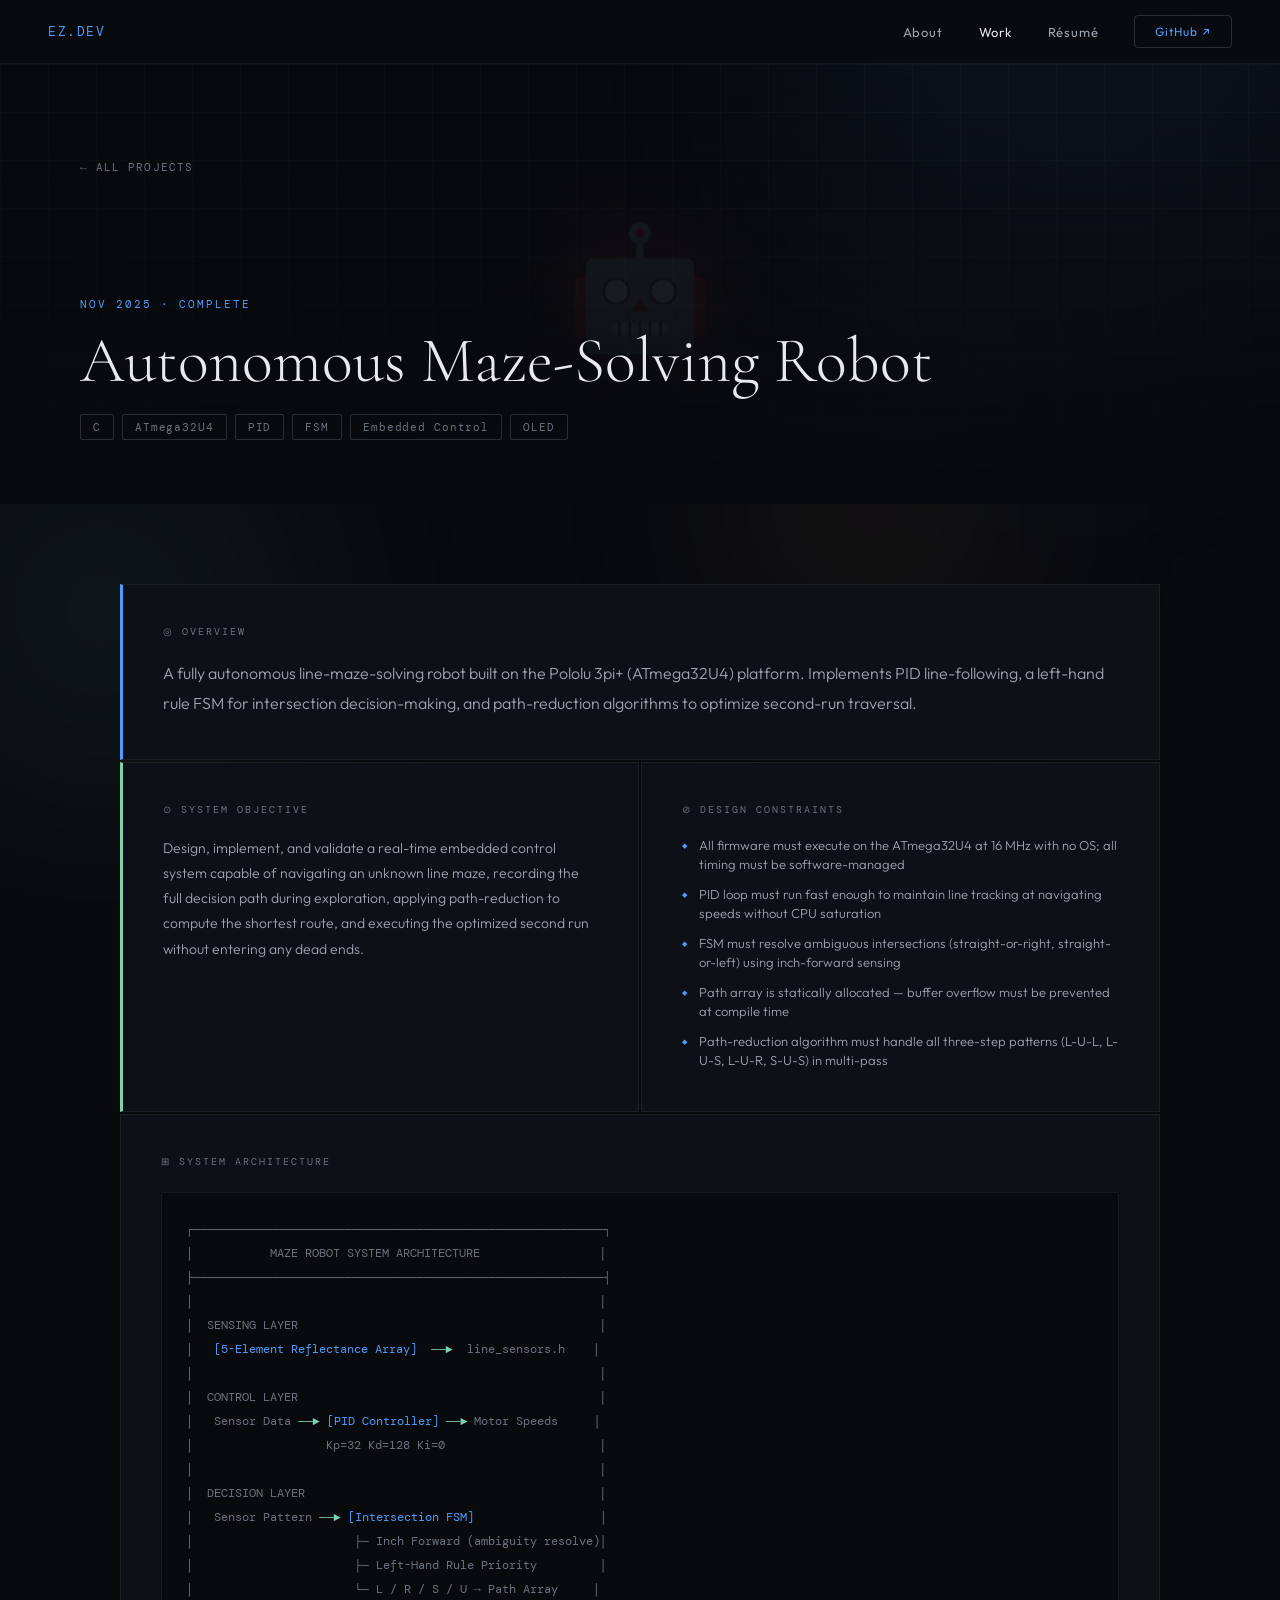
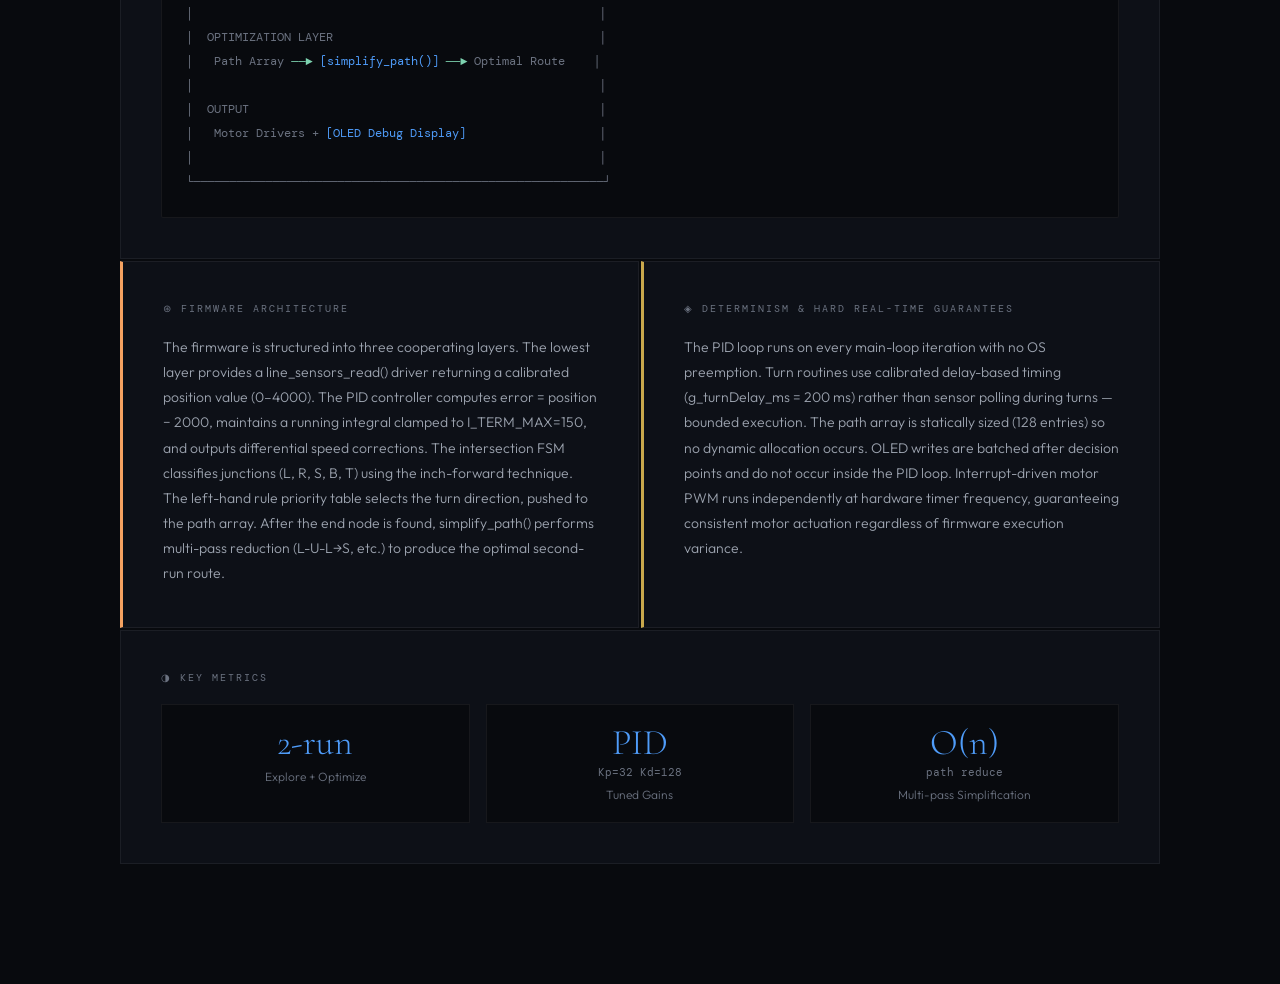
<file: Project maze.html>
<!DOCTYPE html>
<html lang="en">
<head>
<meta charset="UTF-8">
<meta name="viewport" content="width=device-width, initial-scale=1.0">
<title>Esteban Zamora — Autonomous Maze-Solving Robot</title>
<link rel="stylesheet" href="style.css">
<link rel="stylesheet" href="project-detail.css">
</head>
<body>
<div class="bg-art"><div class="orb orb-1"></div><div class="orb orb-2"></div><div class="orb orb-3"></div></div>
<div class="progress-bar" id="progressBar"></div>
<nav>
  <a class="nav-logo" href="index.html">EZ.DEV</a>
  <div class="nav-links">
    <a href="about.html">About</a>
    <a href="index.html" class="active">Work</a>
    <a href="resume.pdf" target="_blank">Résumé</a>
    <a href="https://github.com/esteban-zamora" target="_blank" class="nav-cta">GitHub ↗</a>
  </div>
</nav>
<div class="detail-hero">
  <div class="detail-hero-bg card-v2">
    <div style="position:absolute;inset:0;display:flex;align-items:center;justify-content:center;font-size:120px;opacity:0.18;filter:drop-shadow(0 0 60px #ef4444)">🤖</div>
    <div style="position:absolute;inset:0;opacity:0.05;background-image:linear-gradient(rgba(255,255,255,.5)1px,transparent 1px),linear-gradient(90deg,rgba(255,255,255,.5)1px,transparent 1px);background-size:48px 48px;"></div>
  </div>
  <div class="detail-hero-overlay"></div>
  <a class="detail-back" href="index.html">← All Projects</a>
  <div class="detail-hero-content">
    <div class="detail-eyebrow">Nov 2025 · Complete</div>
    <h1 class="detail-title">Autonomous Maze-Solving Robot</h1>
    <div class="detail-tags"><span class="detail-tag">C</span><span class="detail-tag">ATmega32U4</span><span class="detail-tag">PID</span><span class="detail-tag">FSM</span><span class="detail-tag">Embedded Control</span><span class="detail-tag">OLED</span></div>
  </div>
</div>
<div class="detail-body">
  <div class="detail-grid">
    <div class="detail-section full ab">
      <div class="slabel">◎ Overview</div>
      <p class="stext" style="font-size:16px;line-height:1.9;">A fully autonomous line-maze-solving robot built on the Pololu 3pi+ (ATmega32U4) platform. Implements PID line-following, a left-hand rule FSM for intersection decision-making, and path-reduction algorithms to optimize second-run traversal.</p>
    </div>
  </div>
  <div style="margin-top:2px;" class="detail-grid">
    <div class="detail-section ab2">
      <div class="slabel">⊙ System Objective</div>
      <p class="stext">Design, implement, and validate a real-time embedded control system capable of navigating an unknown line maze, recording the full decision path during exploration, applying path-reduction to compute the shortest route, and executing the optimized second run without entering any dead ends.</p>
    </div>
    <div class="detail-section">
      <div class="slabel">⊘ Design Constraints</div>
      <div class="spec-list"><div class="spec-item">All firmware must execute on the ATmega32U4 at 16 MHz with no OS; all timing must be software-managed</div><div class="spec-item">PID loop must run fast enough to maintain line tracking at navigating speeds without CPU saturation</div><div class="spec-item">FSM must resolve ambiguous intersections (straight-or-right, straight-or-left) using inch-forward sensing</div><div class="spec-item">Path array is statically allocated — buffer overflow must be prevented at compile time</div><div class="spec-item">Path-reduction algorithm must handle all three-step patterns (L-U-L, L-U-S, L-U-R, S-U-S) in multi-pass</div></div>
    </div>
  </div>
  <div style="margin-top:2px;">
    <div class="detail-section full">
      <div class="slabel">⊞ System Architecture</div>
      <div class="arch-diagram">┌─────────────────────────────────────────────────────────┐
│           MAZE ROBOT SYSTEM ARCHITECTURE                 │
├─────────────────────────────────────────────────────────┤
│                                                          │
│  SENSING LAYER                                           │
│   <span class="ah">[5-Element Reflectance Array]</span>  <span class="ah2">──►</span>  line_sensors.h    │
│                                                          │
│  CONTROL LAYER                                           │
│   Sensor Data <span class="ah2">──►</span> <span class="ah">[PID Controller]</span> <span class="ah2">──►</span> Motor Speeds     │
│                   Kp=32 Kd=128 Ki=0                      │
│                                                          │
│  DECISION LAYER                                          │
│   Sensor Pattern <span class="ah2">──►</span> <span class="ah">[Intersection FSM]</span>                  │
│                       ├─ Inch Forward (ambiguity resolve)│
│                       ├─ Left-Hand Rule Priority         │
│                       └─ L / R / S / U → Path Array     │
│                                                          │
│  OPTIMIZATION LAYER                                      │
│   Path Array <span class="ah2">──►</span> <span class="ah">[simplify_path()]</span> <span class="ah2">──►</span> Optimal Route    │
│                                                          │
│  OUTPUT                                                  │
│   Motor Drivers + <span class="ah">[OLED Debug Display]</span>                   │
│                                                          │
└─────────────────────────────────────────────────────────┘</div>
    </div>
  </div>
  <div style="margin-top:2px;" class="detail-grid">
    <div class="detail-section ab3">
      <div class="slabel">⊛ Firmware Architecture</div>
      <p class="stext">The firmware is structured into three cooperating layers. The lowest layer provides a line_sensors_read() driver returning a calibrated position value (0–4000). The PID controller computes error = position − 2000, maintains a running integral clamped to I_TERM_MAX=150, and outputs differential speed corrections. The intersection FSM classifies junctions (L, R, S, B, T) using the inch-forward technique. The left-hand rule priority table selects the turn direction, pushed to the path array. After the end node is found, simplify_path() performs multi-pass reduction (L-U-L→S, etc.) to produce the optimal second-run route.</p>
    </div>
    <div class="detail-section abg">
      <div class="slabel">◈ Determinism &amp; Hard Real-Time Guarantees</div>
      <p class="stext">The PID loop runs on every main-loop iteration with no OS preemption. Turn routines use calibrated delay-based timing (g_turnDelay_ms = 200 ms) rather than sensor polling during turns — bounded execution. The path array is statically sized (128 entries) so no dynamic allocation occurs. OLED writes are batched after decision points and do not occur inside the PID loop. Interrupt-driven motor PWM runs independently at hardware timer frequency, guaranteeing consistent motor actuation regardless of firmware execution variance.</p>
    </div>
  </div>
  <div style="margin-top:2px;">
    <div class="detail-section full">
      <div class="slabel">◑ Key Metrics</div>
      <div class="metric-grid"><div class="metric-card">
      <div class="metric-val">2-run</div>
      <div class="metric-unit"></div>
      <div class="metric-desc">Explore + Optimize</div>
    </div><div class="metric-card">
      <div class="metric-val">PID</div>
      <div class="metric-unit">Kp=32 Kd=128</div>
      <div class="metric-desc">Tuned Gains</div>
    </div><div class="metric-card">
      <div class="metric-val">O(n)</div>
      <div class="metric-unit">path reduce</div>
      <div class="metric-desc">Multi-pass Simplification</div>
    </div></div>
    </div>
  </div>
</div>
<script>
window.addEventListener('scroll',()=>{
  const p=document.getElementById('progressBar');
  p.style.width=Math.min((window.scrollY/(document.body.scrollHeight-window.innerHeight))*100,100)+'%';
});
</script>
</body>
</html>
</file>
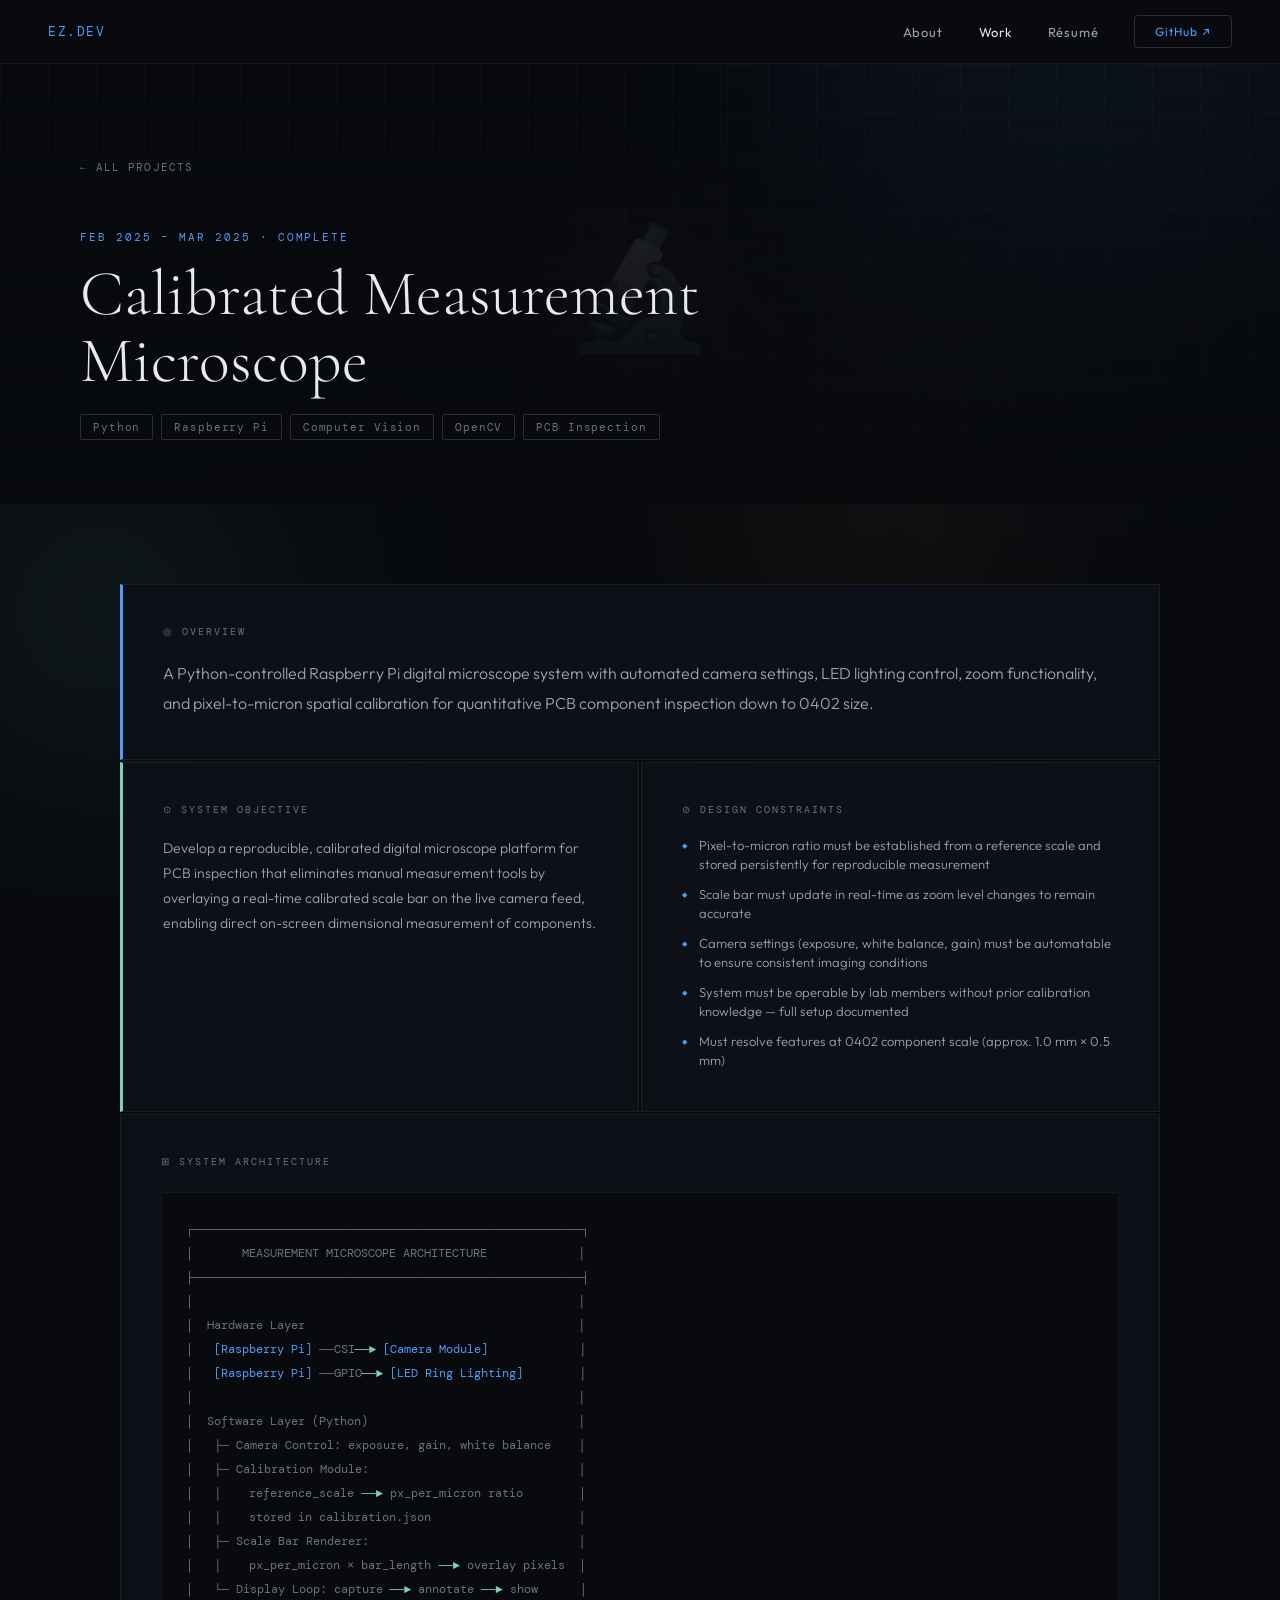
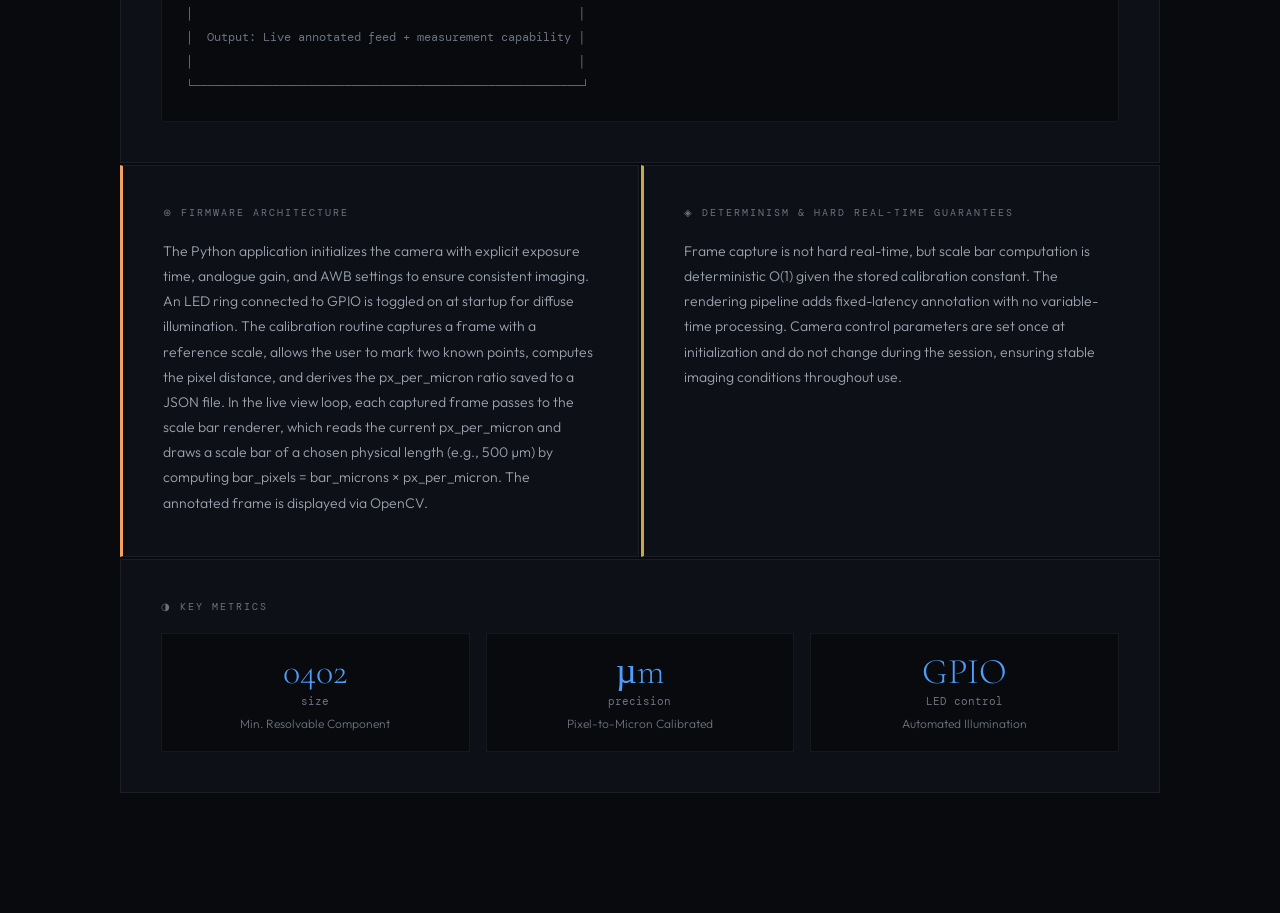
<file: Project microscope.html>
<!DOCTYPE html>
<html lang="en">
<head>
<meta charset="UTF-8">
<meta name="viewport" content="width=device-width, initial-scale=1.0">
<title>Esteban Zamora — Calibrated Measurement Microscope</title>
<link rel="stylesheet" href="style.css">
<link rel="stylesheet" href="project-detail.css">
</head>
<body>
<div class="bg-art"><div class="orb orb-1"></div><div class="orb orb-2"></div><div class="orb orb-3"></div></div>
<div class="progress-bar" id="progressBar"></div>
<nav>
  <a class="nav-logo" href="index.html">EZ.DEV</a>
  <div class="nav-links">
    <a href="about.html">About</a>
    <a href="index.html" class="active">Work</a>
    <a href="resume.pdf" target="_blank">Résumé</a>
    <a href="https://github.com/esteban-zamora" target="_blank" class="nav-cta">GitHub ↗</a>
  </div>
</nav>
<div class="detail-hero">
  <div class="detail-hero-bg card-v6">
    <div style="position:absolute;inset:0;display:flex;align-items:center;justify-content:center;font-size:120px;opacity:0.18;filter:drop-shadow(0 0 60px #f4a261)">🔬</div>
    <div style="position:absolute;inset:0;opacity:0.05;background-image:linear-gradient(rgba(255,255,255,.5)1px,transparent 1px),linear-gradient(90deg,rgba(255,255,255,.5)1px,transparent 1px);background-size:48px 48px;"></div>
  </div>
  <div class="detail-hero-overlay"></div>
  <a class="detail-back" href="index.html">← All Projects</a>
  <div class="detail-hero-content">
    <div class="detail-eyebrow">Feb 2025 – Mar 2025 · Complete</div>
    <h1 class="detail-title">Calibrated Measurement Microscope</h1>
    <div class="detail-tags"><span class="detail-tag">Python</span><span class="detail-tag">Raspberry Pi</span><span class="detail-tag">Computer Vision</span><span class="detail-tag">OpenCV</span><span class="detail-tag">PCB Inspection</span></div>
  </div>
</div>
<div class="detail-body">
  <div class="detail-grid">
    <div class="detail-section full ab">
      <div class="slabel">◎ Overview</div>
      <p class="stext" style="font-size:16px;line-height:1.9;">A Python-controlled Raspberry Pi digital microscope system with automated camera settings, LED lighting control, zoom functionality, and pixel-to-micron spatial calibration for quantitative PCB component inspection down to 0402 size.</p>
    </div>
  </div>
  <div style="margin-top:2px;" class="detail-grid">
    <div class="detail-section ab2">
      <div class="slabel">⊙ System Objective</div>
      <p class="stext">Develop a reproducible, calibrated digital microscope platform for PCB inspection that eliminates manual measurement tools by overlaying a real-time calibrated scale bar on the live camera feed, enabling direct on-screen dimensional measurement of components.</p>
    </div>
    <div class="detail-section">
      <div class="slabel">⊘ Design Constraints</div>
      <div class="spec-list"><div class="spec-item">Pixel-to-micron ratio must be established from a reference scale and stored persistently for reproducible measurement</div><div class="spec-item">Scale bar must update in real-time as zoom level changes to remain accurate</div><div class="spec-item">Camera settings (exposure, white balance, gain) must be automatable to ensure consistent imaging conditions</div><div class="spec-item">System must be operable by lab members without prior calibration knowledge — full setup documented</div><div class="spec-item">Must resolve features at 0402 component scale (approx. 1.0 mm × 0.5 mm)</div></div>
    </div>
  </div>
  <div style="margin-top:2px;">
    <div class="detail-section full">
      <div class="slabel">⊞ System Architecture</div>
      <div class="arch-diagram">┌──────────────────────────────────────────────────────┐
│       MEASUREMENT MICROSCOPE ARCHITECTURE             │
├──────────────────────────────────────────────────────┤
│                                                       │
│  Hardware Layer                                       │
│   <span class="ah">[Raspberry Pi]</span> ──CSI<span class="ah2">──►</span> <span class="ah">[Camera Module]</span>             │
│   <span class="ah">[Raspberry Pi]</span> ──GPIO<span class="ah2">──►</span> <span class="ah">[LED Ring Lighting]</span>        │
│                                                       │
│  Software Layer (Python)                              │
│   ├─ Camera Control: exposure, gain, white balance    │
│   ├─ Calibration Module:                              │
│   │    reference_scale <span class="ah2">──►</span> px_per_micron ratio        │
│   │    stored in calibration.json                     │
│   ├─ Scale Bar Renderer:                              │
│   │    px_per_micron × bar_length <span class="ah2">──►</span> overlay pixels  │
│   └─ Display Loop: capture <span class="ah2">──►</span> annotate <span class="ah2">──►</span> show      │
│                                                       │
│  Output: Live annotated feed + measurement capability │
│                                                       │
└──────────────────────────────────────────────────────┘</div>
    </div>
  </div>
  <div style="margin-top:2px;" class="detail-grid">
    <div class="detail-section ab3">
      <div class="slabel">⊛ Firmware Architecture</div>
      <p class="stext">The Python application initializes the camera with explicit exposure time, analogue gain, and AWB settings to ensure consistent imaging. An LED ring connected to GPIO is toggled on at startup for diffuse illumination. The calibration routine captures a frame with a reference scale, allows the user to mark two known points, computes the pixel distance, and derives the px_per_micron ratio saved to a JSON file. In the live view loop, each captured frame passes to the scale bar renderer, which reads the current px_per_micron and draws a scale bar of a chosen physical length (e.g., 500 µm) by computing bar_pixels = bar_microns × px_per_micron. The annotated frame is displayed via OpenCV.</p>
    </div>
    <div class="detail-section abg">
      <div class="slabel">◈ Determinism &amp; Hard Real-Time Guarantees</div>
      <p class="stext">Frame capture is not hard real-time, but scale bar computation is deterministic O(1) given the stored calibration constant. The rendering pipeline adds fixed-latency annotation with no variable-time processing. Camera control parameters are set once at initialization and do not change during the session, ensuring stable imaging conditions throughout use.</p>
    </div>
  </div>
  <div style="margin-top:2px;">
    <div class="detail-section full">
      <div class="slabel">◑ Key Metrics</div>
      <div class="metric-grid"><div class="metric-card">
      <div class="metric-val">0402</div>
      <div class="metric-unit">size</div>
      <div class="metric-desc">Min. Resolvable Component</div>
    </div><div class="metric-card">
      <div class="metric-val">µm</div>
      <div class="metric-unit">precision</div>
      <div class="metric-desc">Pixel-to-Micron Calibrated</div>
    </div><div class="metric-card">
      <div class="metric-val">GPIO</div>
      <div class="metric-unit">LED control</div>
      <div class="metric-desc">Automated Illumination</div>
    </div></div>
    </div>
  </div>
</div>
<script>
window.addEventListener('scroll',()=>{
  const p=document.getElementById('progressBar');
  p.style.width=Math.min((window.scrollY/(document.body.scrollHeight-window.innerHeight))*100,100)+'%';
});
</script>
</body>
</html>
</file>
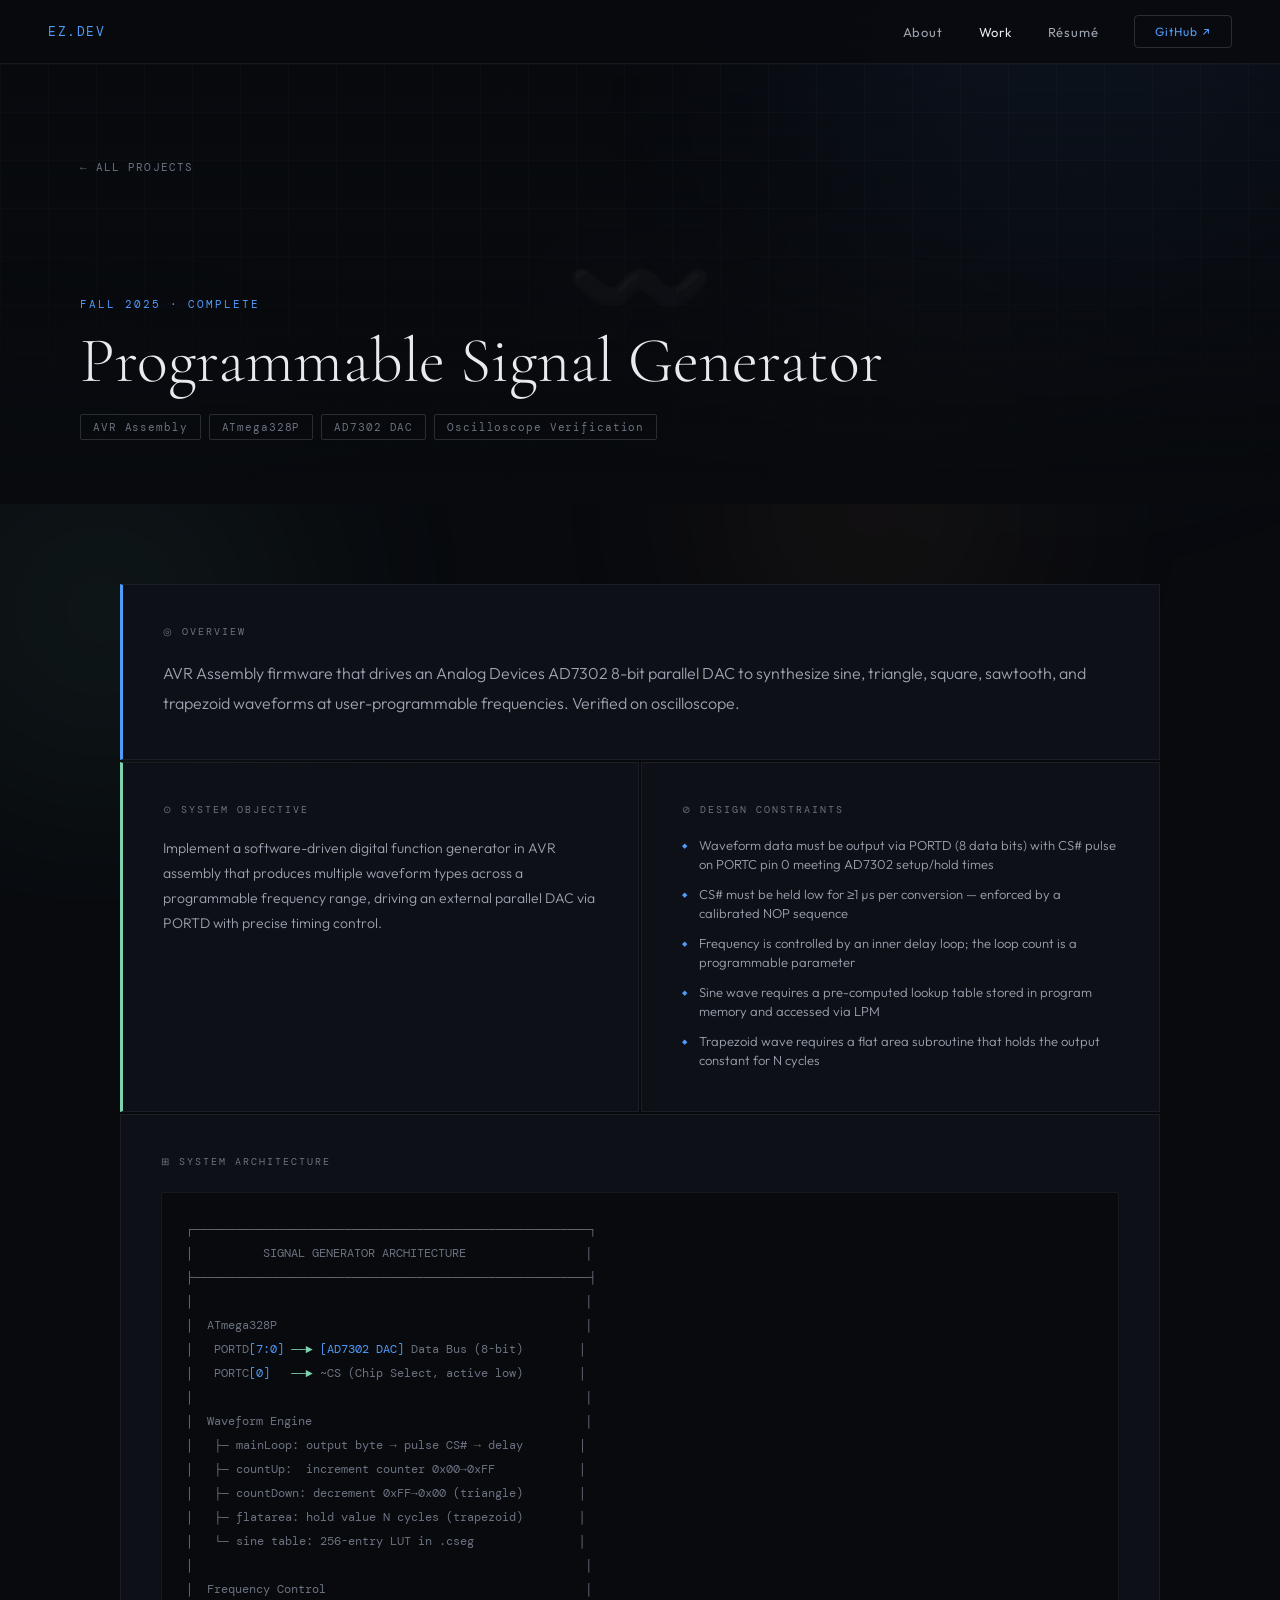
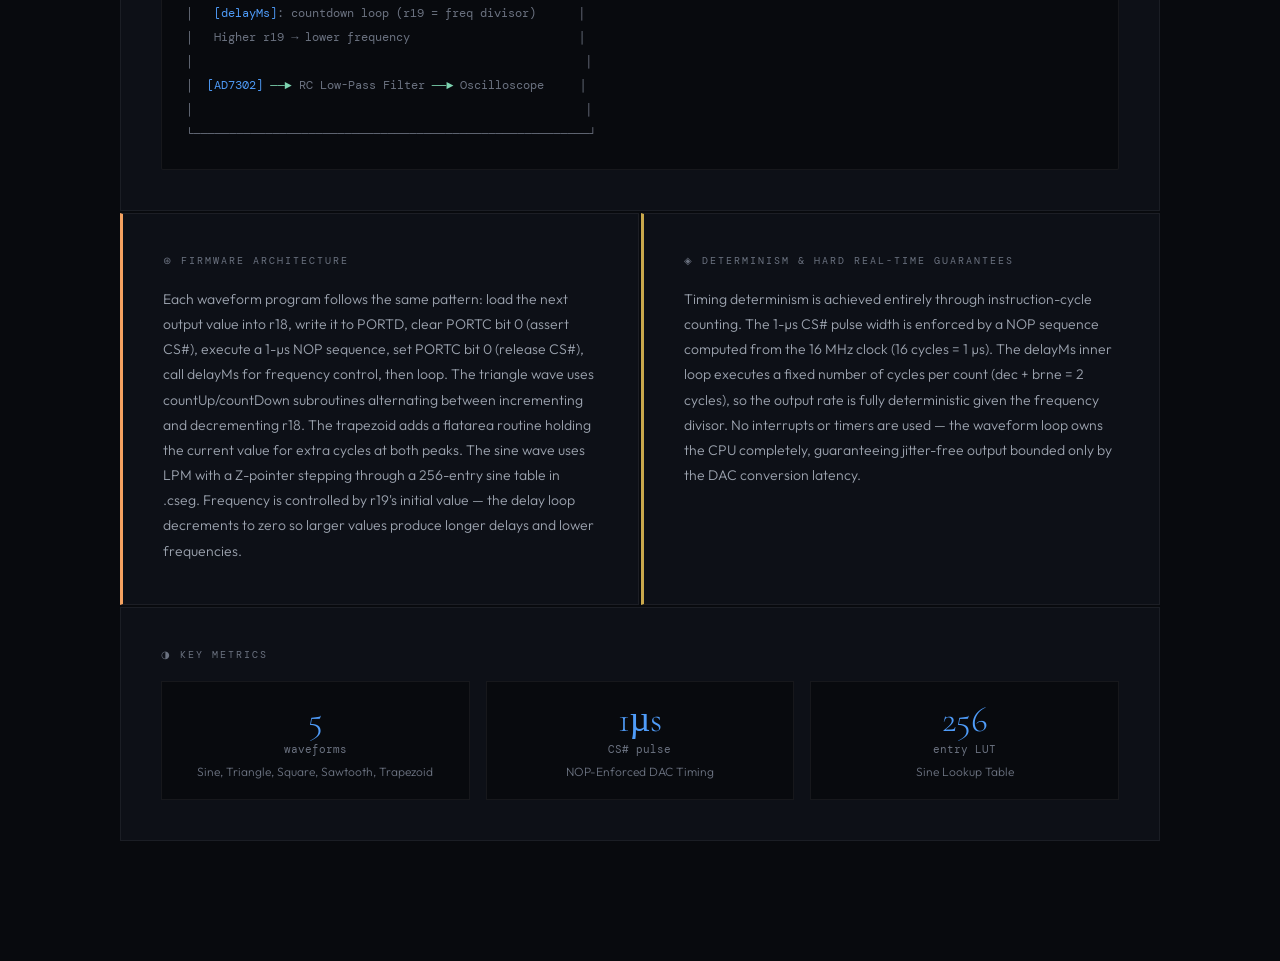
<file: Project signal.html>
<!DOCTYPE html>
<html lang="en">
<head>
<meta charset="UTF-8">
<meta name="viewport" content="width=device-width, initial-scale=1.0">
<title>Esteban Zamora — Programmable Signal Generator</title>
<link rel="stylesheet" href="style.css">
<link rel="stylesheet" href="project-detail.css">
</head>
<body>
<div class="bg-art"><div class="orb orb-1"></div><div class="orb orb-2"></div><div class="orb orb-3"></div></div>
<div class="progress-bar" id="progressBar"></div>
<nav>
  <a class="nav-logo" href="index.html">EZ.DEV</a>
  <div class="nav-links">
    <a href="about.html">About</a>
    <a href="index.html" class="active">Work</a>
    <a href="resume.pdf" target="_blank">Résumé</a>
    <a href="https://github.com/esteban-zamora" target="_blank" class="nav-cta">GitHub ↗</a>
  </div>
</nav>
<div class="detail-hero">
  <div class="detail-hero-bg card-v4">
    <div style="position:absolute;inset:0;display:flex;align-items:center;justify-content:center;font-size:120px;opacity:0.18;filter:drop-shadow(0 0 60px #a78bfa)">〰️</div>
    <div style="position:absolute;inset:0;opacity:0.05;background-image:linear-gradient(rgba(255,255,255,.5)1px,transparent 1px),linear-gradient(90deg,rgba(255,255,255,.5)1px,transparent 1px);background-size:48px 48px;"></div>
  </div>
  <div class="detail-hero-overlay"></div>
  <a class="detail-back" href="index.html">← All Projects</a>
  <div class="detail-hero-content">
    <div class="detail-eyebrow">Fall 2025 · Complete</div>
    <h1 class="detail-title">Programmable Signal Generator</h1>
    <div class="detail-tags"><span class="detail-tag">AVR Assembly</span><span class="detail-tag">ATmega328P</span><span class="detail-tag">AD7302 DAC</span><span class="detail-tag">Oscilloscope Verification</span></div>
  </div>
</div>
<div class="detail-body">
  <div class="detail-grid">
    <div class="detail-section full ab">
      <div class="slabel">◎ Overview</div>
      <p class="stext" style="font-size:16px;line-height:1.9;">AVR Assembly firmware that drives an Analog Devices AD7302 8-bit parallel DAC to synthesize sine, triangle, square, sawtooth, and trapezoid waveforms at user-programmable frequencies. Verified on oscilloscope.</p>
    </div>
  </div>
  <div style="margin-top:2px;" class="detail-grid">
    <div class="detail-section ab2">
      <div class="slabel">⊙ System Objective</div>
      <p class="stext">Implement a software-driven digital function generator in AVR assembly that produces multiple waveform types across a programmable frequency range, driving an external parallel DAC via PORTD with precise timing control.</p>
    </div>
    <div class="detail-section">
      <div class="slabel">⊘ Design Constraints</div>
      <div class="spec-list"><div class="spec-item">Waveform data must be output via PORTD (8 data bits) with CS# pulse on PORTC pin 0 meeting AD7302 setup/hold times</div><div class="spec-item">CS# must be held low for ≥1 µs per conversion — enforced by a calibrated NOP sequence</div><div class="spec-item">Frequency is controlled by an inner delay loop; the loop count is a programmable parameter</div><div class="spec-item">Sine wave requires a pre-computed lookup table stored in program memory and accessed via LPM</div><div class="spec-item">Trapezoid wave requires a flat area subroutine that holds the output constant for N cycles</div></div>
    </div>
  </div>
  <div style="margin-top:2px;">
    <div class="detail-section full">
      <div class="slabel">⊞ System Architecture</div>
      <div class="arch-diagram">┌───────────────────────────────────────────────────────┐
│          SIGNAL GENERATOR ARCHITECTURE                 │
├───────────────────────────────────────────────────────┤
│                                                        │
│  ATmega328P                                            │
│   PORTD<span class="ah">[7:0]</span> <span class="ah2">──►</span> <span class="ah">[AD7302 DAC]</span> Data Bus (8-bit)        │
│   PORTC<span class="ah">[0]</span>   <span class="ah2">──►</span> ~CS (Chip Select, active low)        │
│                                                        │
│  Waveform Engine                                       │
│   ├─ mainLoop: output byte → pulse CS# → delay        │
│   ├─ countUp:  increment counter 0x00→0xFF            │
│   ├─ countDown: decrement 0xFF→0x00 (triangle)        │
│   ├─ flatarea: hold value N cycles (trapezoid)        │
│   └─ sine table: 256-entry LUT in .cseg               │
│                                                        │
│  Frequency Control                                     │
│   <span class="ah">[delayMs]</span>: countdown loop (r19 = freq divisor)      │
│   Higher r19 → lower frequency                        │
│                                                        │
│  <span class="ah">[AD7302]</span> <span class="ah2">──►</span> RC Low-Pass Filter <span class="ah2">──►</span> Oscilloscope     │
│                                                        │
└───────────────────────────────────────────────────────┘</div>
    </div>
  </div>
  <div style="margin-top:2px;" class="detail-grid">
    <div class="detail-section ab3">
      <div class="slabel">⊛ Firmware Architecture</div>
      <p class="stext">Each waveform program follows the same pattern: load the next output value into r18, write it to PORTD, clear PORTC bit 0 (assert CS#), execute a 1-µs NOP sequence, set PORTC bit 0 (release CS#), call delayMs for frequency control, then loop. The triangle wave uses countUp/countDown subroutines alternating between incrementing and decrementing r18. The trapezoid adds a flatarea routine holding the current value for extra cycles at both peaks. The sine wave uses LPM with a Z-pointer stepping through a 256-entry sine table in .cseg. Frequency is controlled by r19's initial value — the delay loop decrements to zero so larger values produce longer delays and lower frequencies.</p>
    </div>
    <div class="detail-section abg">
      <div class="slabel">◈ Determinism &amp; Hard Real-Time Guarantees</div>
      <p class="stext">Timing determinism is achieved entirely through instruction-cycle counting. The 1-µs CS# pulse width is enforced by a NOP sequence computed from the 16 MHz clock (16 cycles = 1 µs). The delayMs inner loop executes a fixed number of cycles per count (dec + brne = 2 cycles), so the output rate is fully deterministic given the frequency divisor. No interrupts or timers are used — the waveform loop owns the CPU completely, guaranteeing jitter-free output bounded only by the DAC conversion latency.</p>
    </div>
  </div>
  <div style="margin-top:2px;">
    <div class="detail-section full">
      <div class="slabel">◑ Key Metrics</div>
      <div class="metric-grid"><div class="metric-card">
      <div class="metric-val">5</div>
      <div class="metric-unit">waveforms</div>
      <div class="metric-desc">Sine, Triangle, Square, Sawtooth, Trapezoid</div>
    </div><div class="metric-card">
      <div class="metric-val">1µs</div>
      <div class="metric-unit">CS# pulse</div>
      <div class="metric-desc">NOP-Enforced DAC Timing</div>
    </div><div class="metric-card">
      <div class="metric-val">256</div>
      <div class="metric-unit">entry LUT</div>
      <div class="metric-desc">Sine Lookup Table</div>
    </div></div>
    </div>
  </div>
</div>
<script>
window.addEventListener('scroll',()=>{
  const p=document.getElementById('progressBar');
  p.style.width=Math.min((window.scrollY/(document.body.scrollHeight-window.innerHeight))*100,100)+'%';
});
</script>
</body>
</html>
</file>
<file: style.css>
@import url('https://fonts.googleapis.com/css2?family=Cormorant+Garamond:ital,wght@0,300;0,400;0,600;1,300;1,400&family=DM+Mono:wght@300;400;500&family=Outfit:wght@200;300;400;500;600&display=swap');

:root {
  --bg: #080a0e;
  --surface: #0d1017;
  --border: rgba(255,255,255,0.06);
  --border-hover: rgba(255,255,255,0.14);
  --text: #e8eaf0;
  --text-muted: #6b7280;
  --text-dim: #9ca3af;
  --accent: #4f9cf9;
  --accent2: #7dd3b0;
  --accent3: #f4a261;
  --gold: #c9a84c;
  --font-display: 'Cormorant Garamond', serif;
  --font-mono: 'DM Mono', monospace;
  --font-body: 'Outfit', sans-serif;
}

*, *::before, *::after { box-sizing: border-box; margin: 0; padding: 0; }
html { scroll-behavior: smooth; }
body {
  font-family: var(--font-body);
  background: var(--bg);
  color: var(--text);
  min-height: 100vh;
  overflow-x: hidden;
}

/* ── NAV ── */
nav {
  position: fixed; top: 0; left: 0; right: 0; z-index: 100;
  display: flex; align-items: center; justify-content: space-between;
  padding: 0 48px; height: 64px;
  background: rgba(8,10,14,0.88);
  backdrop-filter: blur(20px);
  border-bottom: 1px solid var(--border);
}
.nav-logo {
  font-family: var(--font-mono); font-size: 13px;
  color: var(--accent); letter-spacing: 0.12em; text-decoration: none;
}
.nav-links { display: flex; gap: 36px; align-items: center; }
.nav-links a {
  font-size: 13px; font-weight: 400; letter-spacing: 0.06em;
  color: var(--text-dim); text-decoration: none; transition: color 0.2s;
}
.nav-links a:hover { color: var(--text); }
.nav-links a.active { color: var(--text); }
.nav-links .nav-cta {
  padding: 8px 20px; border: 1px solid var(--border-hover);
  border-radius: 4px; color: var(--accent) !important;
  font-size: 12px; letter-spacing: 0.08em; transition: all 0.2s;
}
.nav-links .nav-cta:hover { background: rgba(79,156,249,0.08); border-color: var(--accent); }

/* ── PROGRESS BAR ── */
.progress-bar {
  position: fixed; top: 64px; left: 0; height: 2px;
  background: var(--accent); z-index: 99; transition: width 0.1s; width: 0%;
}

/* ── BG ORBS ── */
.bg-art { position: fixed; inset: 0; pointer-events: none; z-index: 0; overflow: hidden; }
.orb {
  position: absolute; border-radius: 50%;
  filter: blur(120px); opacity: 0.07;
  animation: drift 20s ease-in-out infinite;
}
.orb-1 { width:600px;height:600px;background:var(--accent);top:-200px;right:-100px;animation-duration:25s; }
.orb-2 { width:400px;height:400px;background:var(--accent2);bottom:10%;left:-100px;animation-duration:18s;animation-delay:-5s; }
.orb-3 { width:300px;height:300px;background:var(--accent3);top:40%;right:20%;animation-duration:22s;animation-delay:-10s; }
@keyframes drift {
  0%,100% { transform:translate(0,0) scale(1); }
  33% { transform:translate(30px,-20px) scale(1.05); }
  66% { transform:translate(-20px,30px) scale(0.95); }
}

/* ── ANIMATIONS ── */
@keyframes fadeUp {
  from { opacity:0; transform:translateY(20px); }
  to   { opacity:1; transform:translateY(0); }
}
@keyframes fadeIn { from{opacity:0;}to{opacity:1;} }

/* ── SCROLLBAR ── */
::-webkit-scrollbar { width: 4px; }
::-webkit-scrollbar-track { background: var(--bg); }
::-webkit-scrollbar-thumb { background: var(--border-hover); border-radius: 2px; }

/* ── EYEBROW ── */
.eyebrow {
  font-family: var(--font-mono); font-size: 11px; letter-spacing: 0.2em;
  color: var(--accent); text-transform: uppercase; margin-bottom: 20px;
  display: flex; align-items: center; gap: 10px;
}
.eyebrow::before { content:''; width:28px; height:1px; background:var(--accent); display:inline-block; }

/* ── TAG ── */
.tag {
  font-family: var(--font-mono); font-size: 10px; letter-spacing: 0.08em;
  padding: 3px 8px; border-radius: 2px;
  background: rgba(255,255,255,0.04); color: var(--text-muted);
  border: 1px solid var(--border);
}

@media (max-width: 900px) {
  nav { padding: 0 24px; }
}
</file>
<file: project-detail.css>
/* ── PROJECT DETAIL SHARED STYLES ── */
body { padding-top: 64px; }

.detail-hero {
  min-height: 440px; position: relative;
  display: flex; align-items: flex-end;
  padding: 64px 80px; overflow: hidden;
}
.detail-hero-bg { position:absolute;inset:0; }
.detail-hero-overlay {
  position:absolute;inset:0;
  background:linear-gradient(to top,rgba(8,10,14,1) 0%,rgba(8,10,14,0.6) 50%,rgba(8,10,14,0.2) 100%);
}
.detail-hero-content { position:relative;z-index:2;max-width:900px; }
.detail-back {
  position:absolute;top:96px;left:80px;z-index:3;
  display:flex;align-items:center;gap:8px;
  font-family:var(--font-mono);font-size:11px;letter-spacing:0.1em;
  color:var(--text-muted);text-decoration:none;text-transform:uppercase;
  transition:color 0.2s;
}
.detail-back:hover { color:var(--text); }
.detail-eyebrow { font-family:var(--font-mono);font-size:11px;letter-spacing:0.18em;color:var(--accent);text-transform:uppercase;margin-bottom:16px; }
.detail-title { font-family:var(--font-display);font-size:clamp(36px,5vw,72px);font-weight:300;line-height:1.05;margin-bottom:20px; }
.detail-tag { font-family:var(--font-mono);font-size:11px;letter-spacing:0.08em;padding:5px 12px;border:1px solid var(--border-hover);border-radius:2px;color:var(--text-muted); }
.detail-tags { display:flex;flex-wrap:wrap;gap:8px; }

.detail-body { padding:80px 80px 120px;max-width:1200px;margin:0 auto;position:relative;z-index:1; }
.detail-grid { display:grid;grid-template-columns:1fr 1fr;gap:2px;margin-bottom:2px; }
.detail-section { background:var(--surface);border:1px solid var(--border);padding:40px; }
.detail-section.full { grid-column:1/-1; }
.detail-section.ab { border-left:3px solid var(--accent); }
.detail-section.ab2 { border-left:3px solid var(--accent2); }
.detail-section.ab3 { border-left:3px solid var(--accent3); }
.detail-section.abg { border-left:3px solid var(--gold); }

.slabel { font-family:var(--font-mono);font-size:10px;letter-spacing:0.2em;text-transform:uppercase;color:var(--text-muted);margin-bottom:20px;display:flex;align-items:center;gap:10px; }
.stext { font-size:14px;font-weight:300;color:var(--text-dim);line-height:1.8; }
.stext+.stext { margin-top:12px; }

.spec-list { margin-top:16px;display:flex;flex-direction:column;gap:10px; }
.spec-item { display:flex;gap:12px;font-size:13px;font-weight:300;color:var(--text-dim);line-height:1.5; }
.spec-item::before { content:'◆';font-size:7px;color:var(--accent);margin-top:5px;flex-shrink:0; }

.arch-diagram {
  margin-top:24px;padding:24px;background:var(--bg);border:1px solid var(--border);
  border-radius:2px;font-family:var(--font-mono);font-size:12px;color:var(--text-muted);
  line-height:2;overflow-x:auto;white-space:pre;
}
.ah { color:var(--accent); }
.ah2 { color:var(--accent2); }

.metric-grid { display:grid;grid-template-columns:repeat(3,1fr);gap:16px;margin-top:20px; }
.metric-card { padding:20px;background:var(--bg);border:1px solid var(--border);text-align:center; }
.metric-val { font-family:var(--font-display);font-size:36px;font-weight:300;color:var(--accent);line-height:1; }
.metric-unit { font-family:var(--font-mono);font-size:11px;color:var(--text-muted);margin-top:4px; }
.metric-desc { font-size:12px;color:var(--text-muted);margin-top:8px;font-weight:300; }

@media(max-width:900px){
  .detail-hero{padding:48px 24px;}
  .detail-back{left:24px;top:80px;}
  .detail-body{padding:48px 24px 80px;}
  .detail-grid{grid-template-columns:1fr;}
  .detail-section.full{grid-column:span 1;}
  .metric-grid{grid-template-columns:1fr 1fr;}
}
</file>
